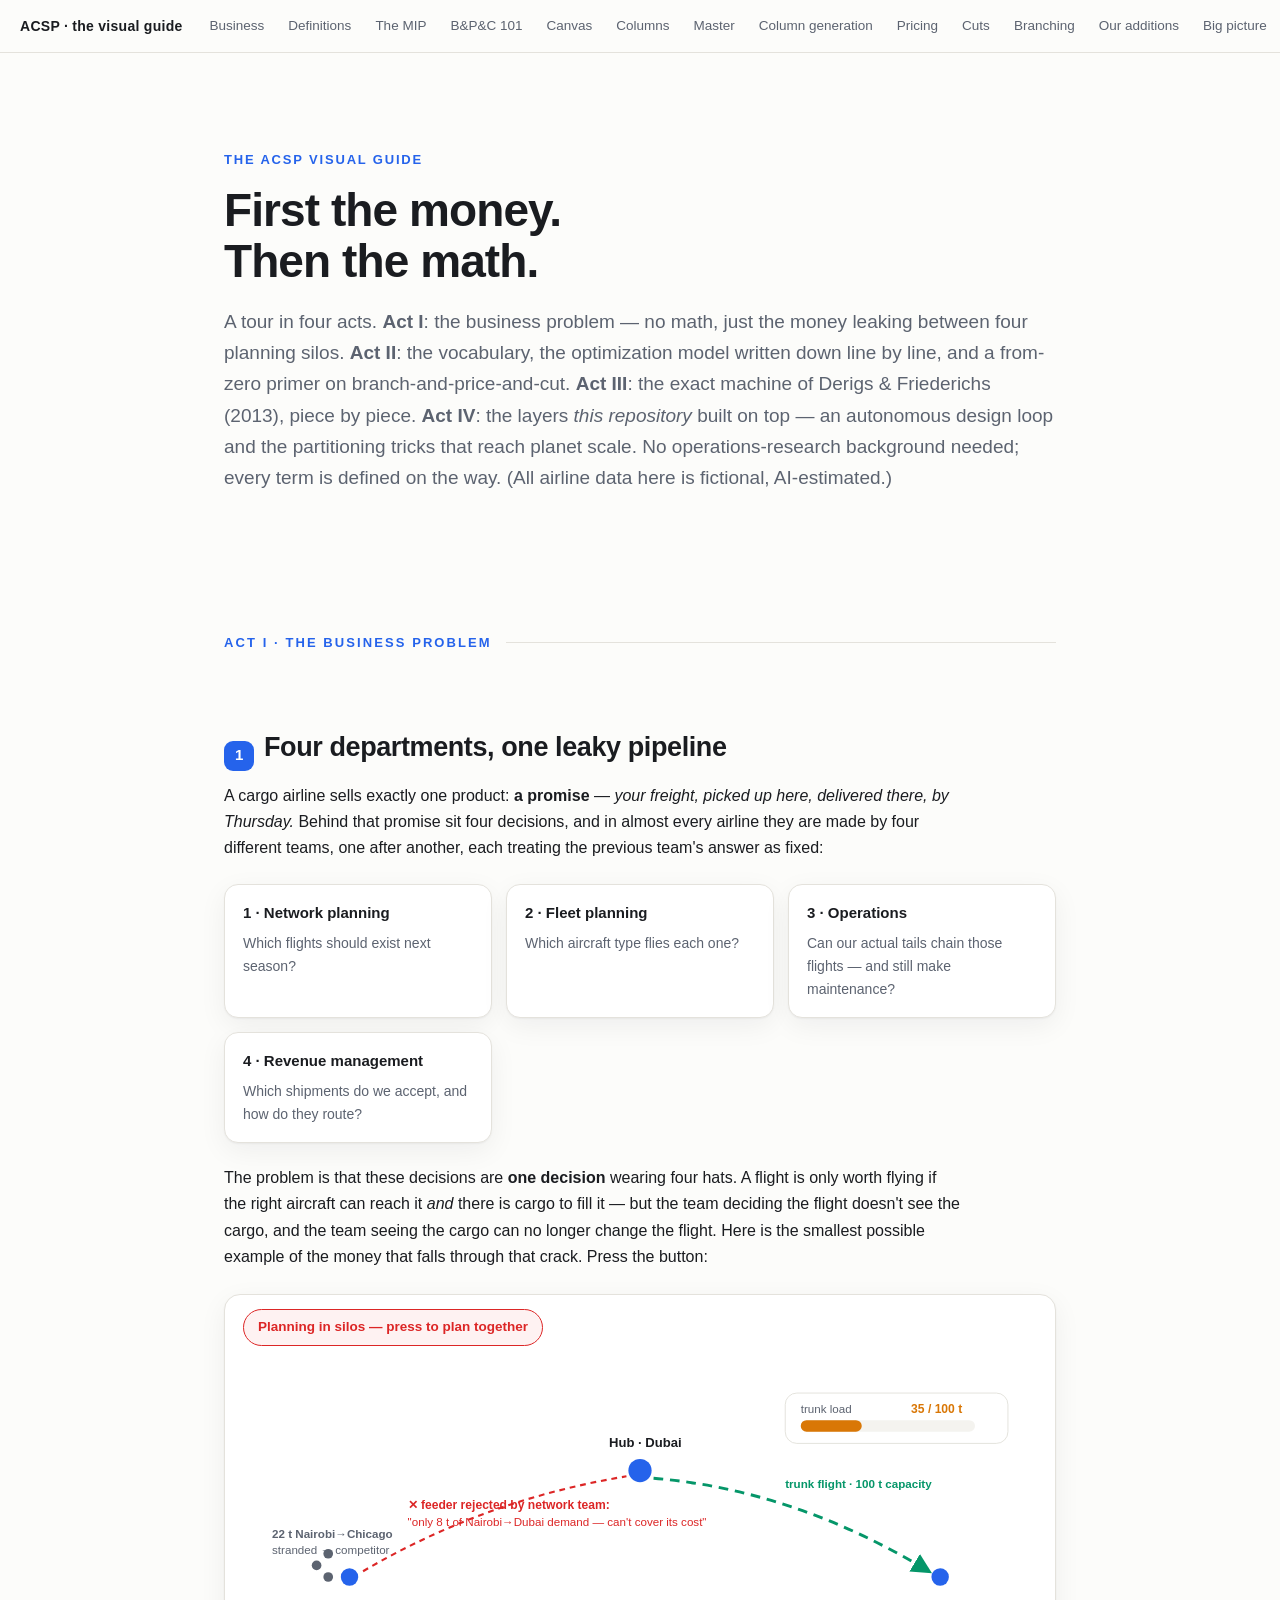
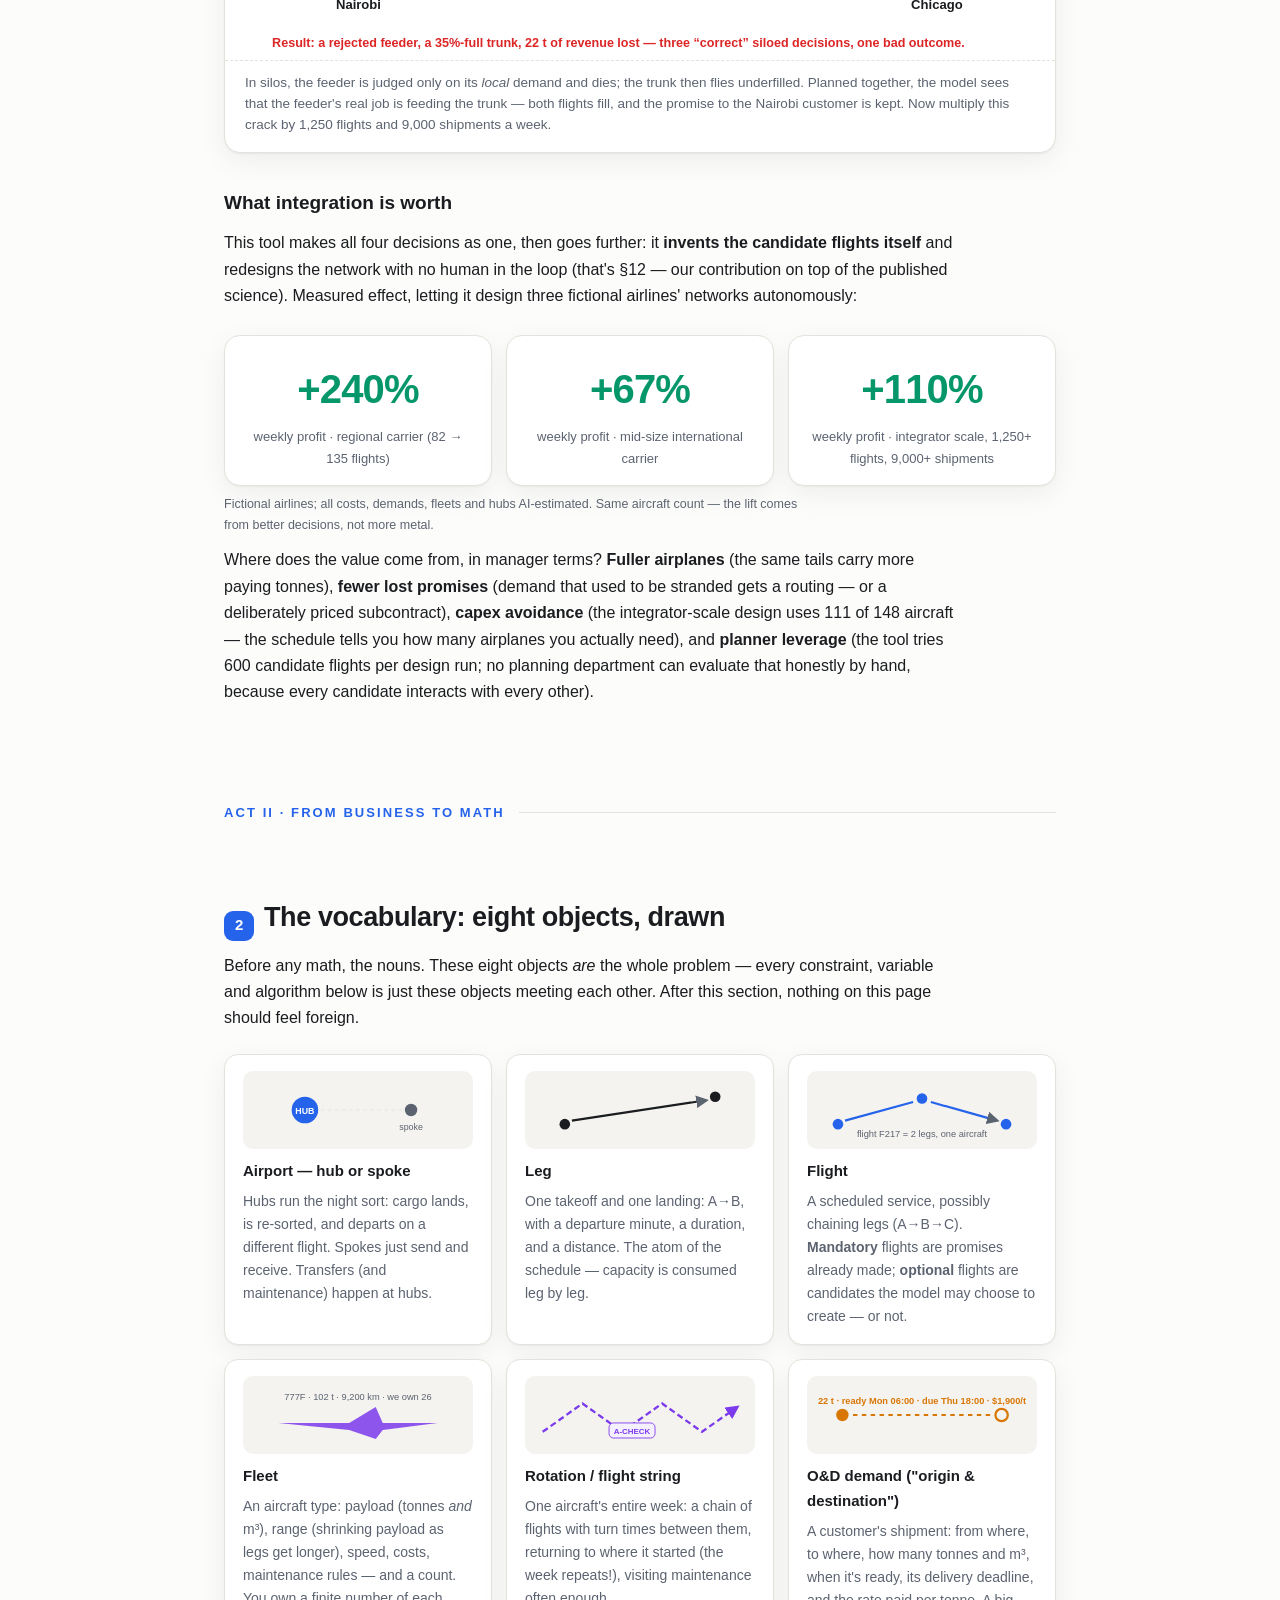
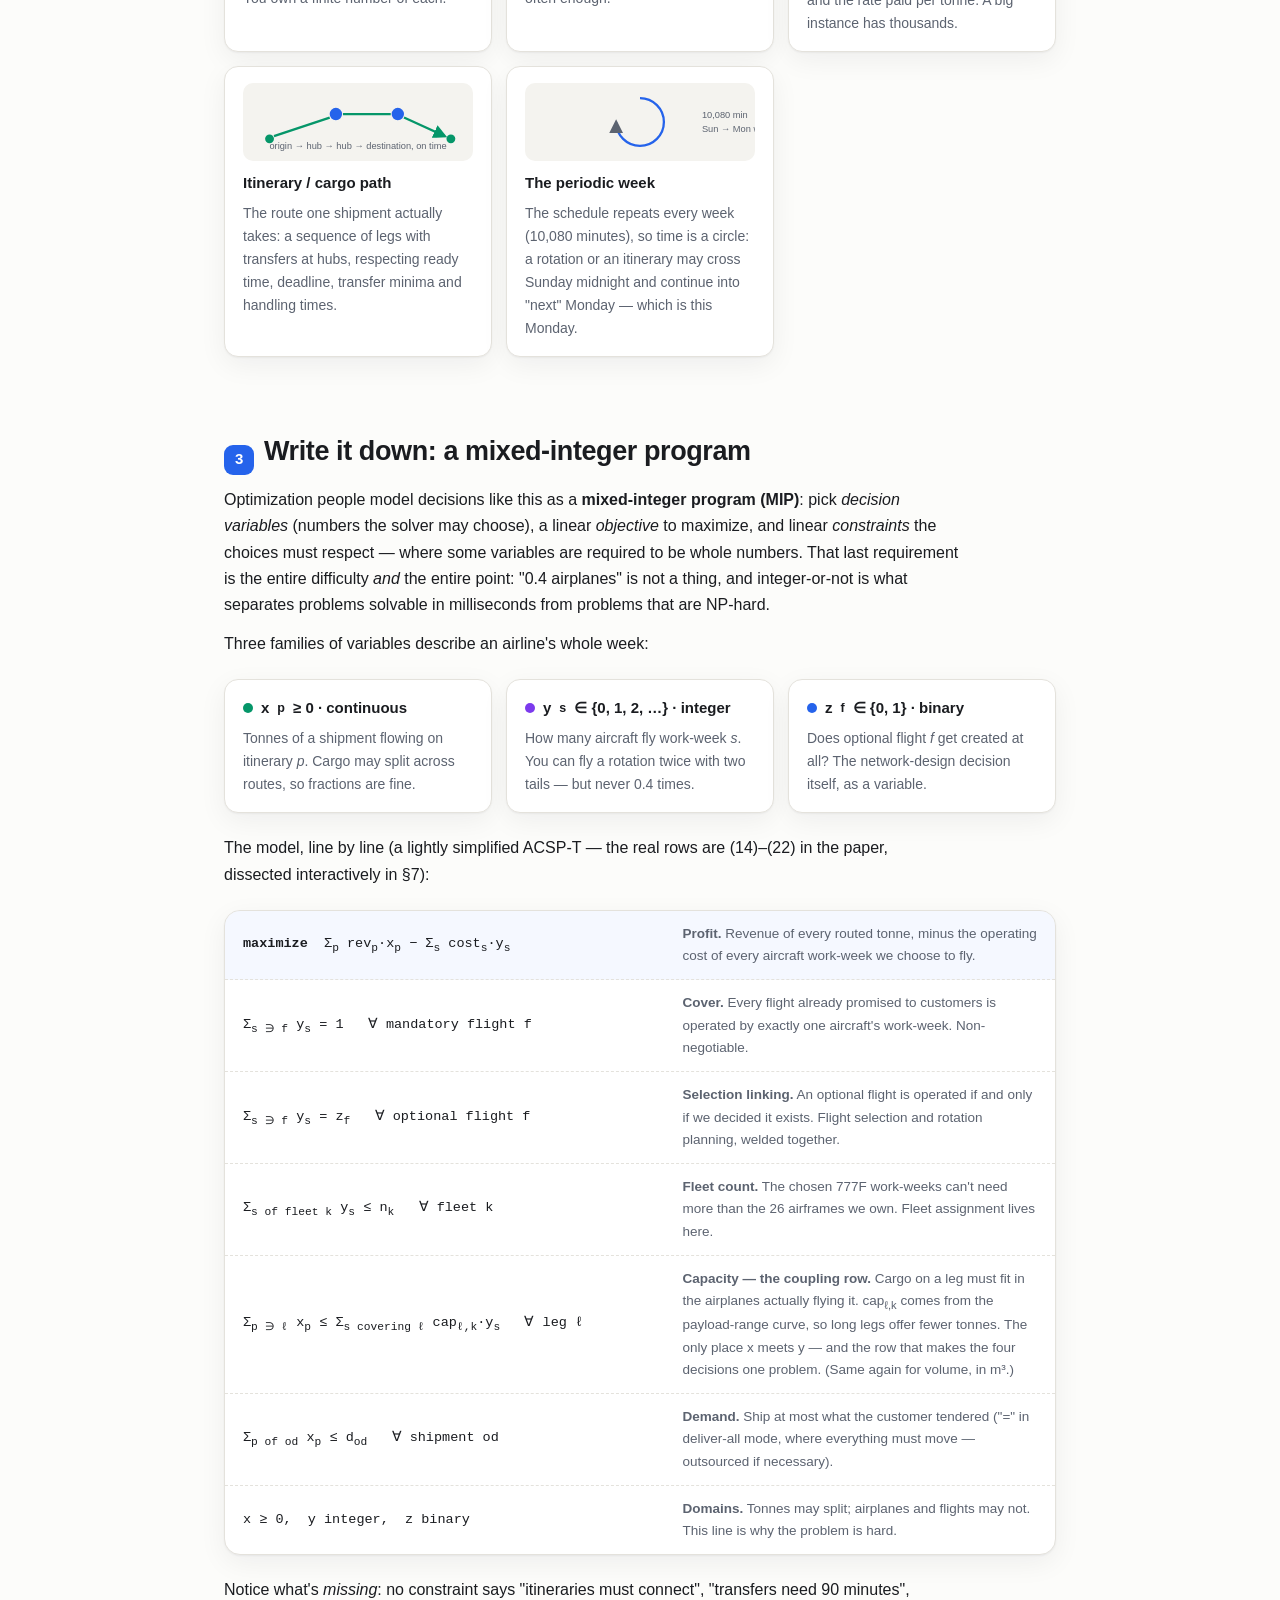
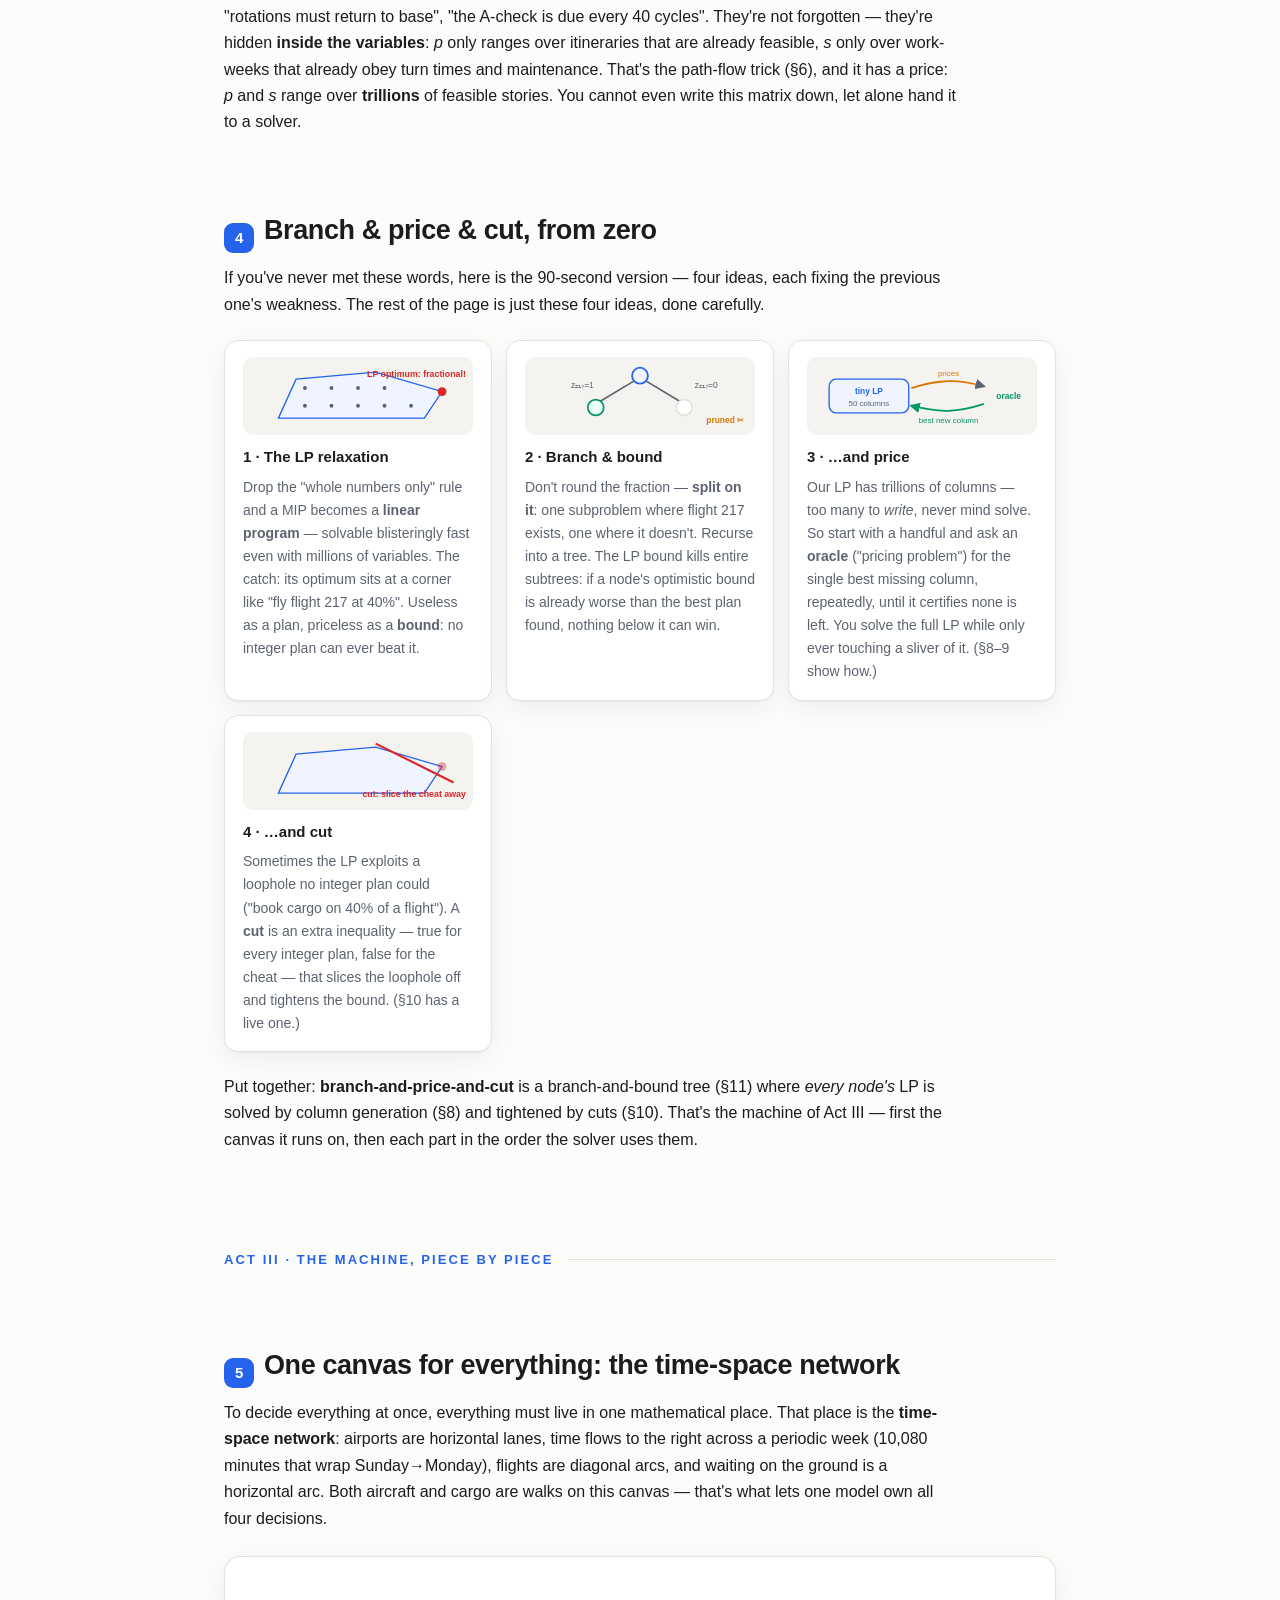
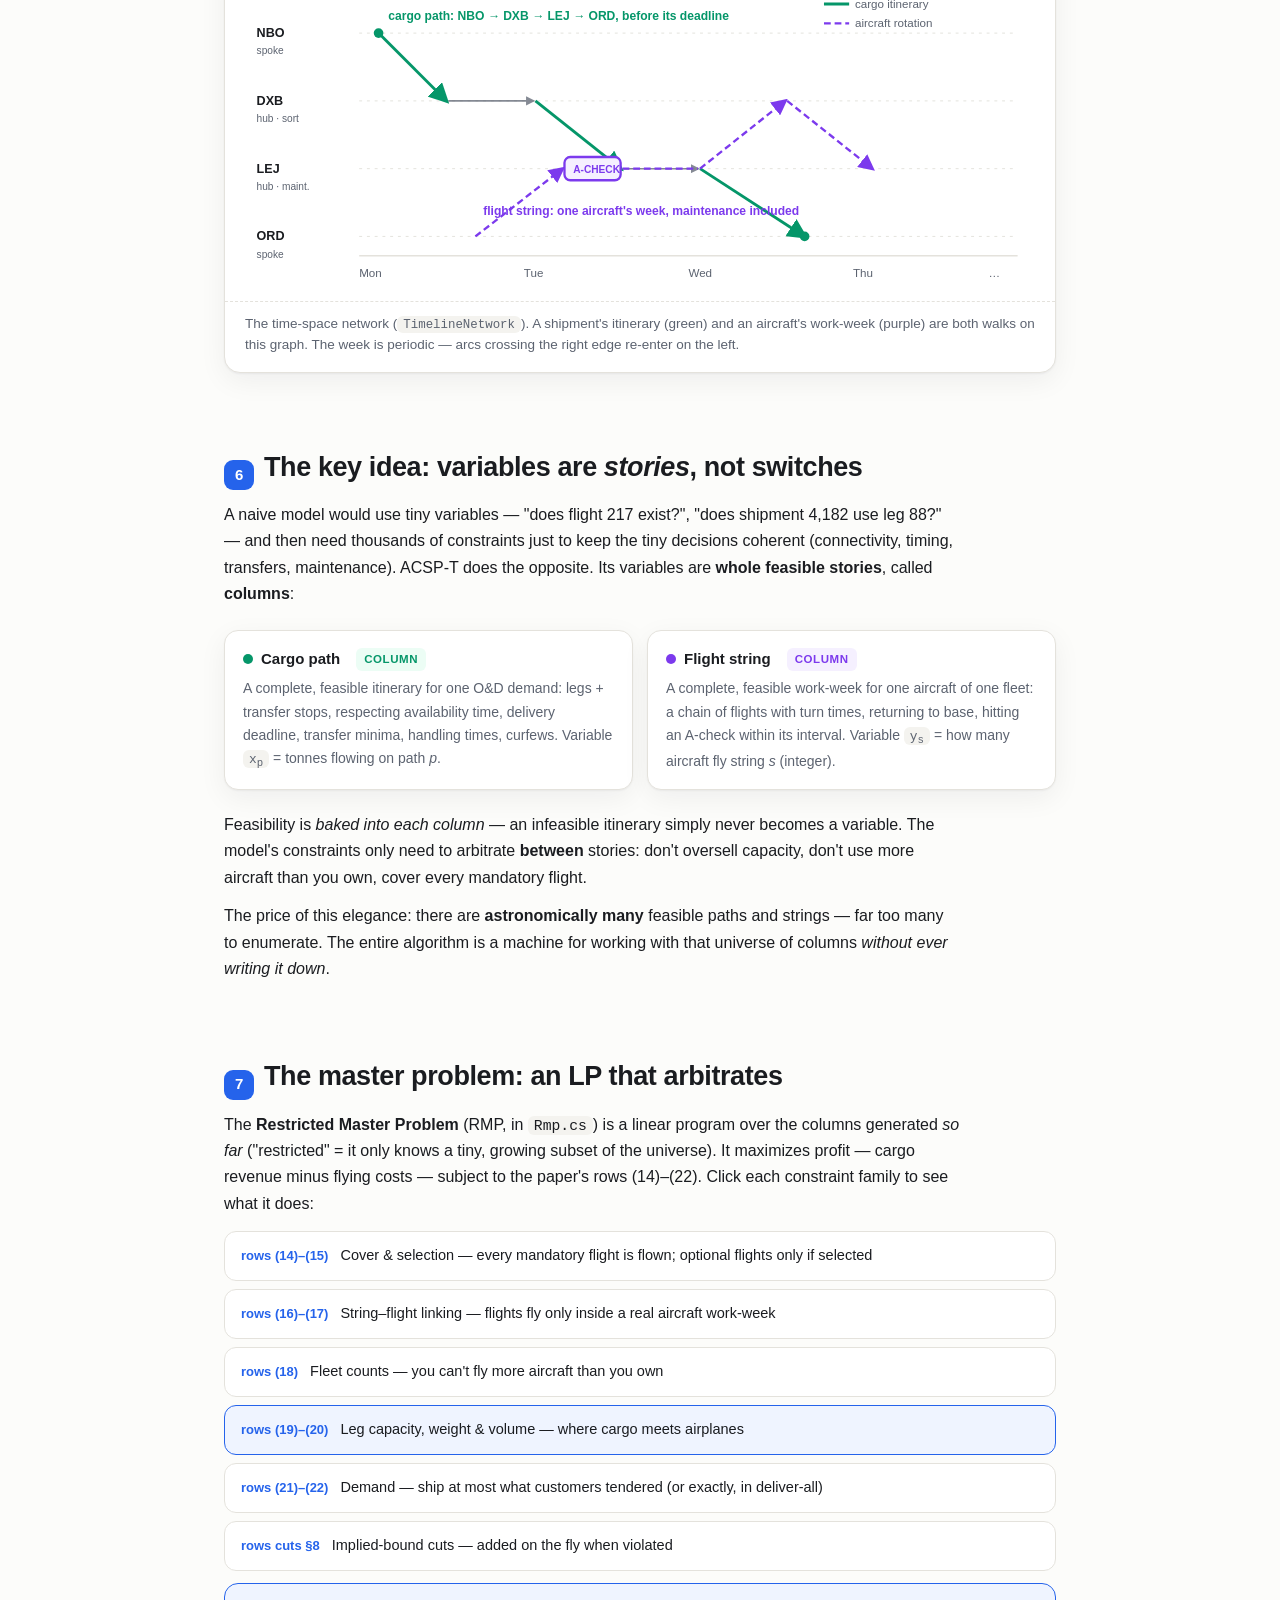
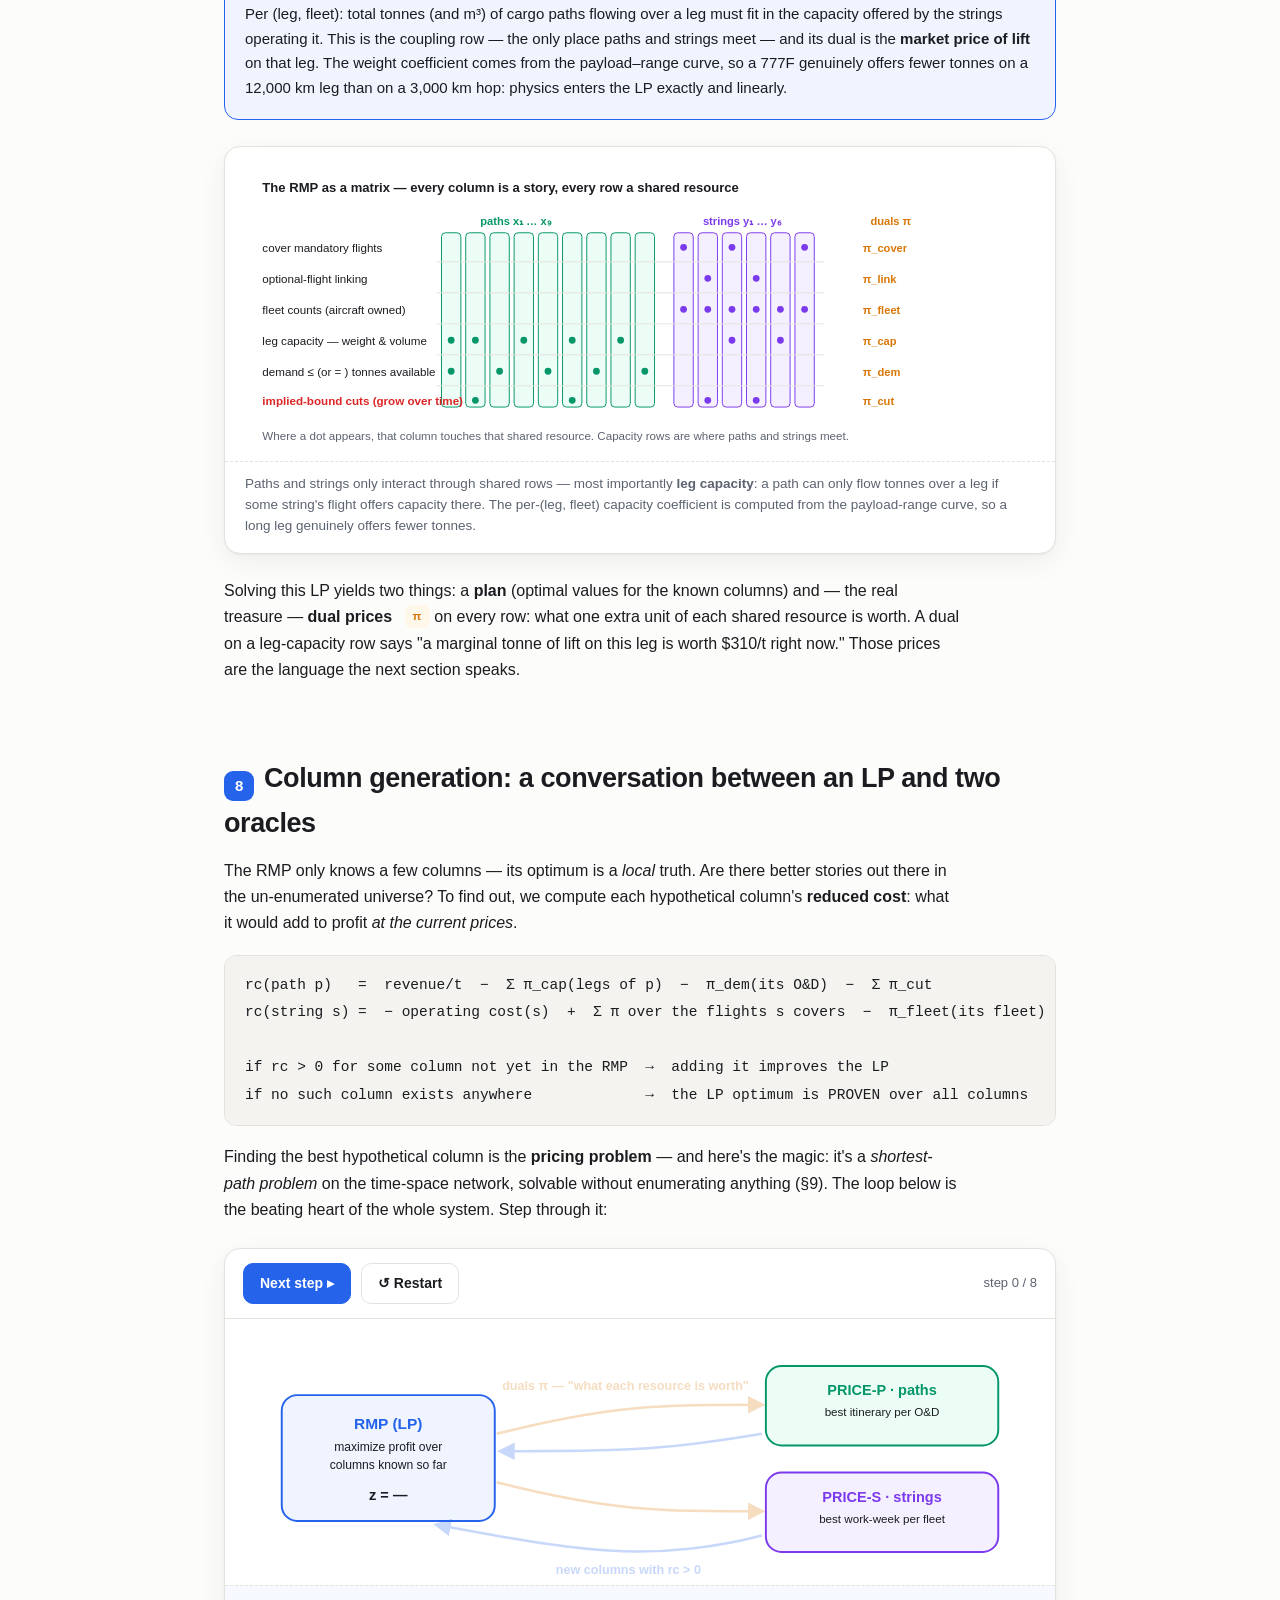
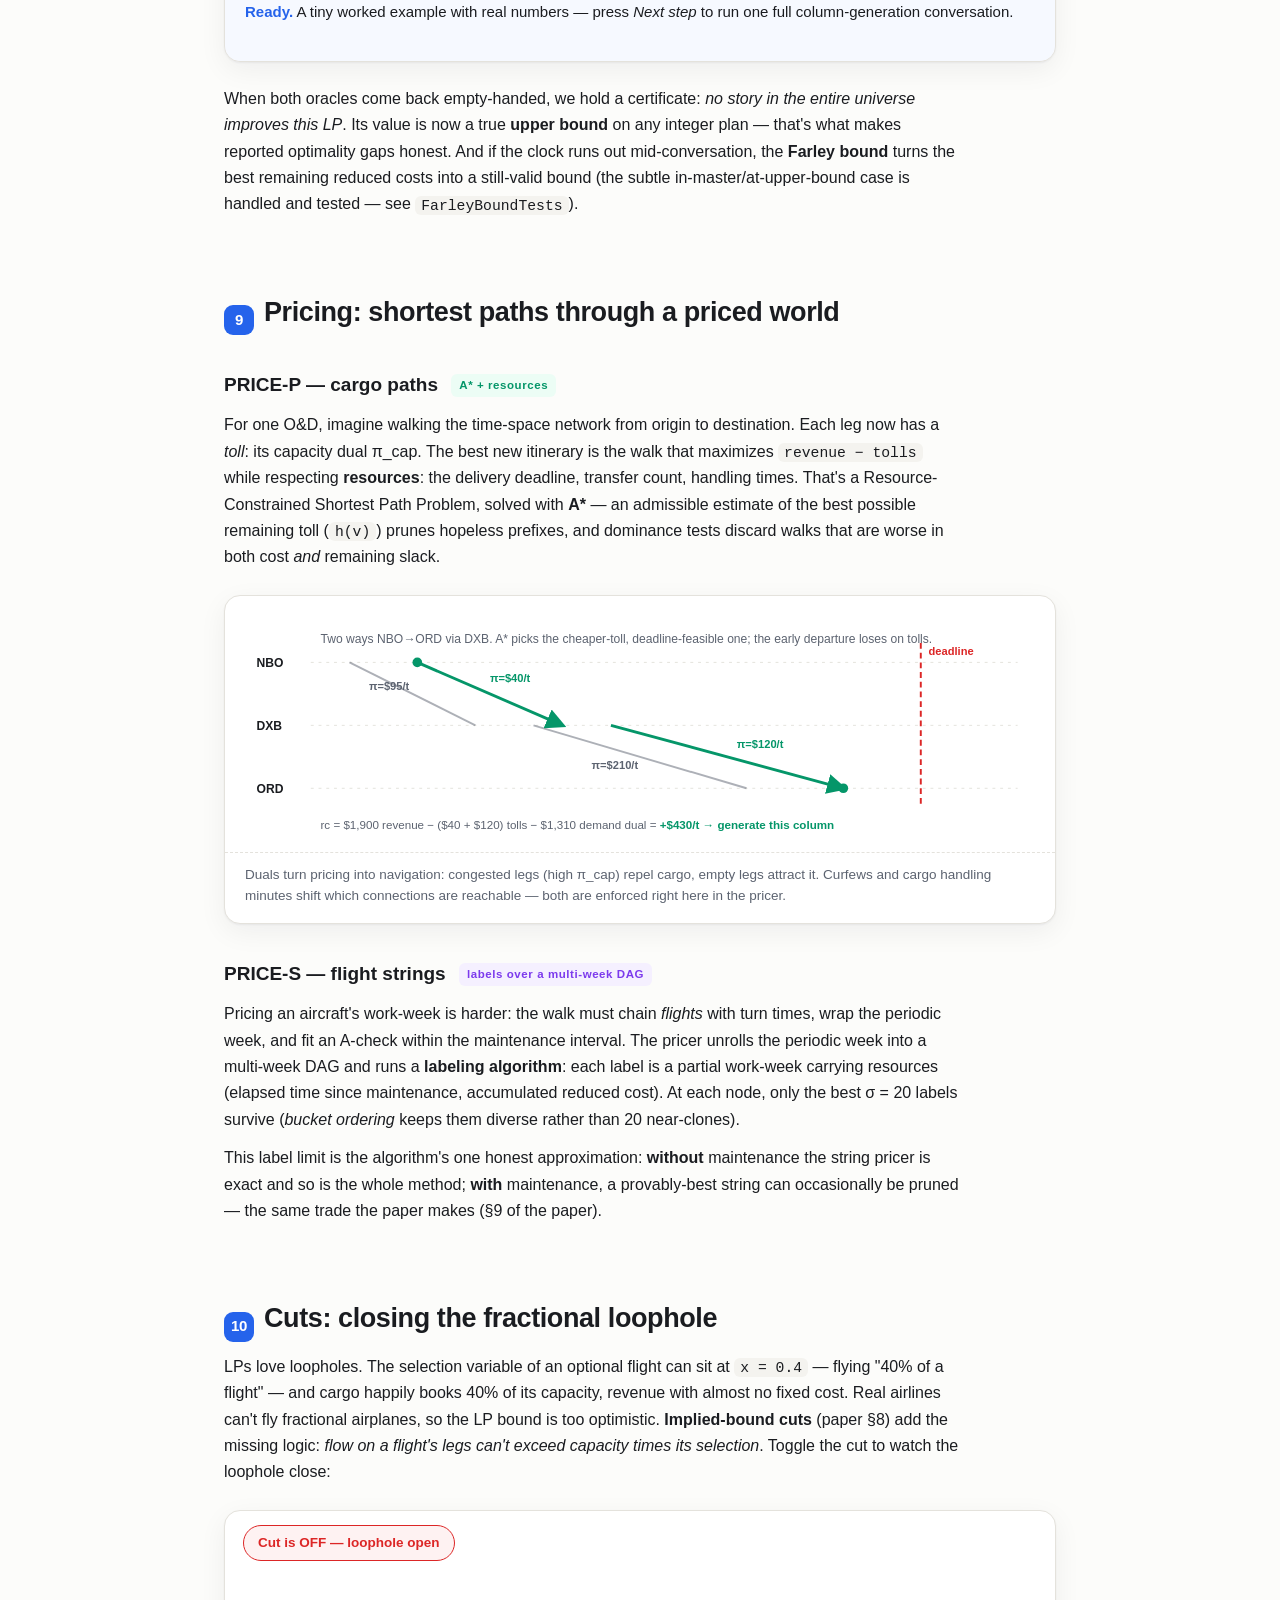
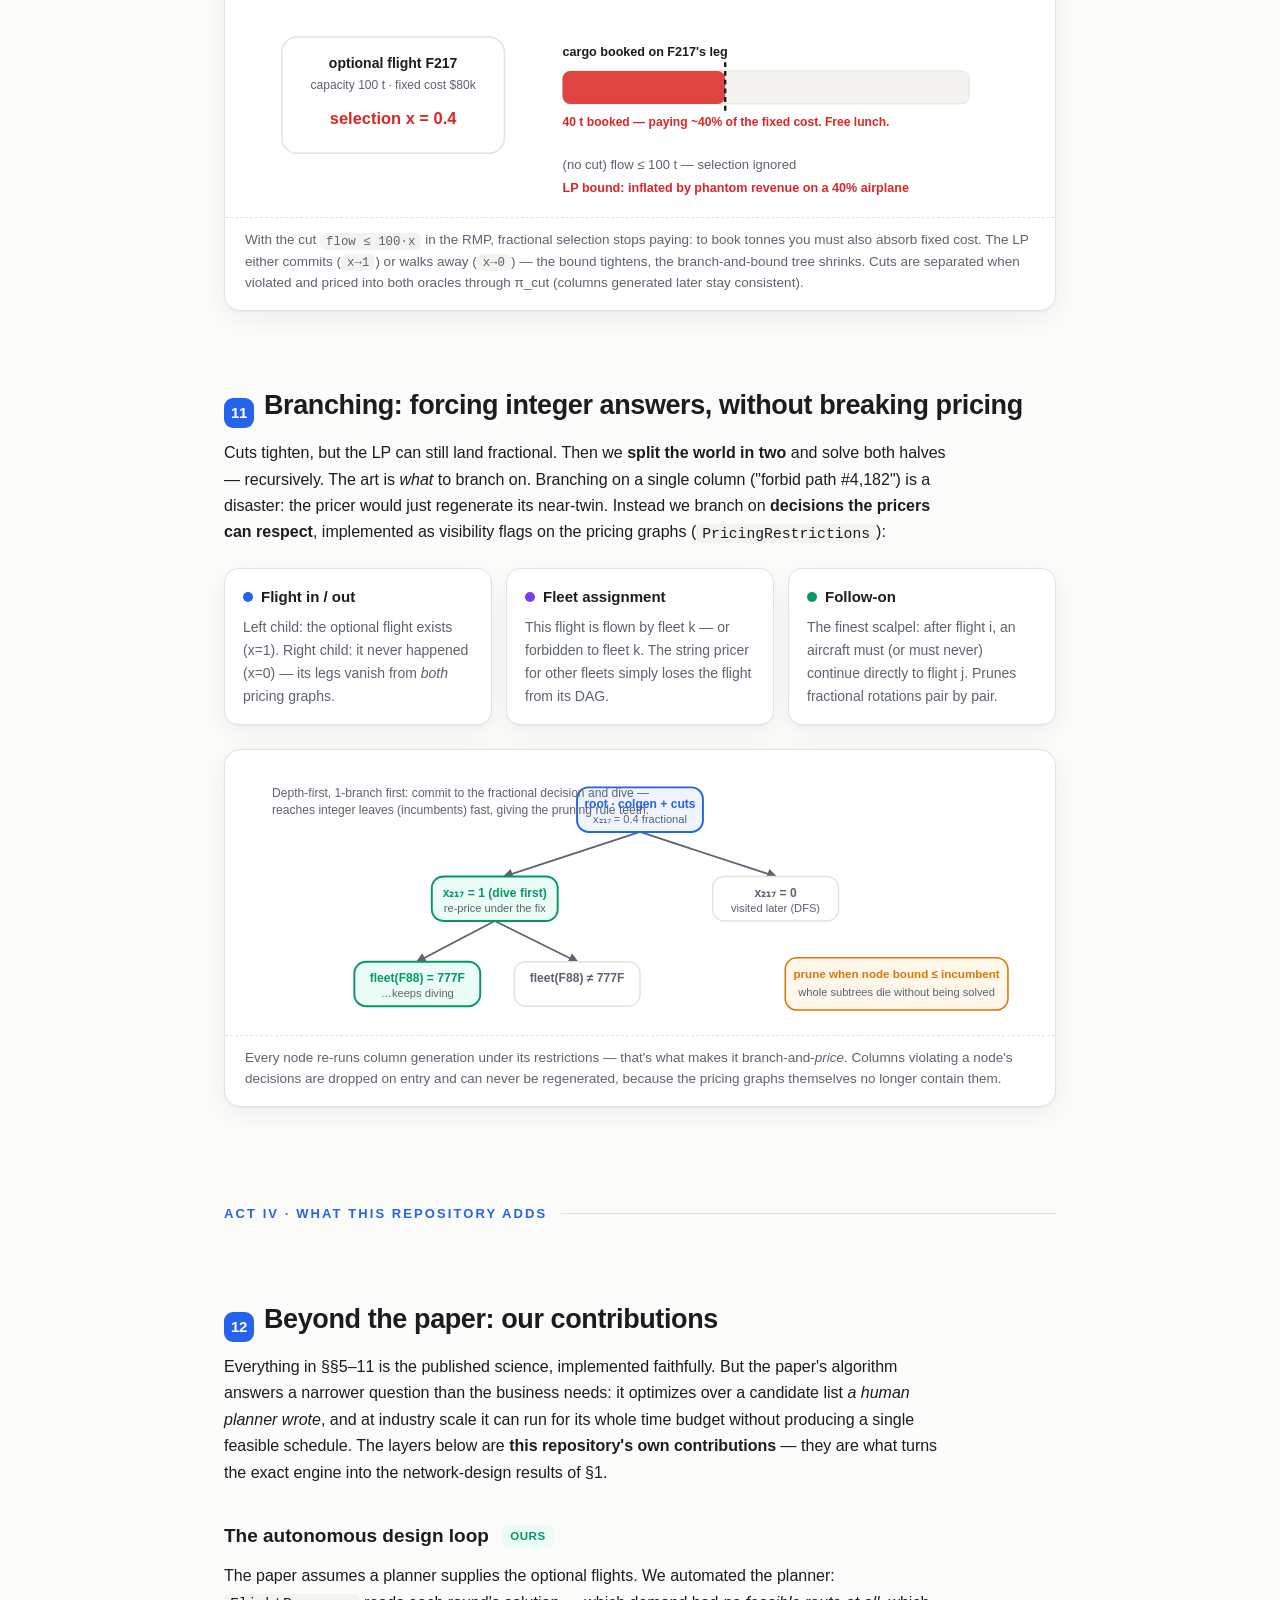
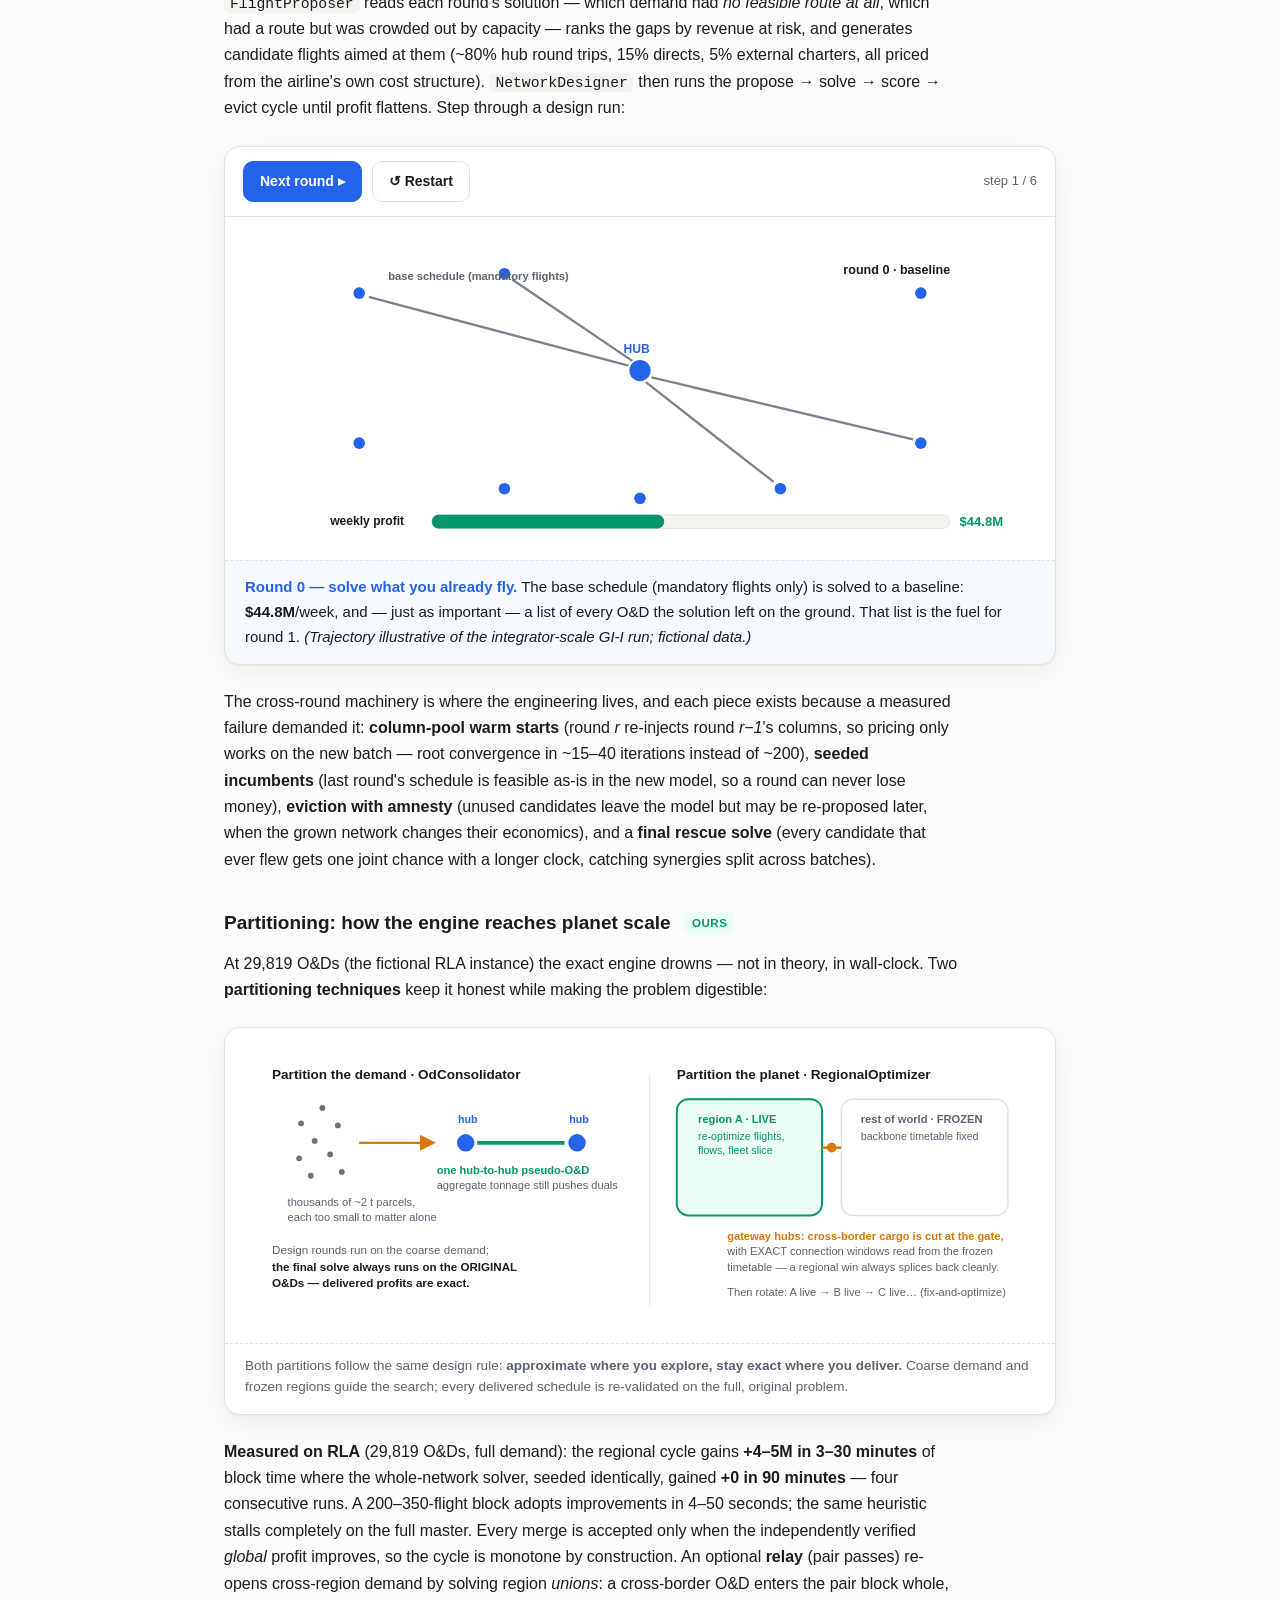
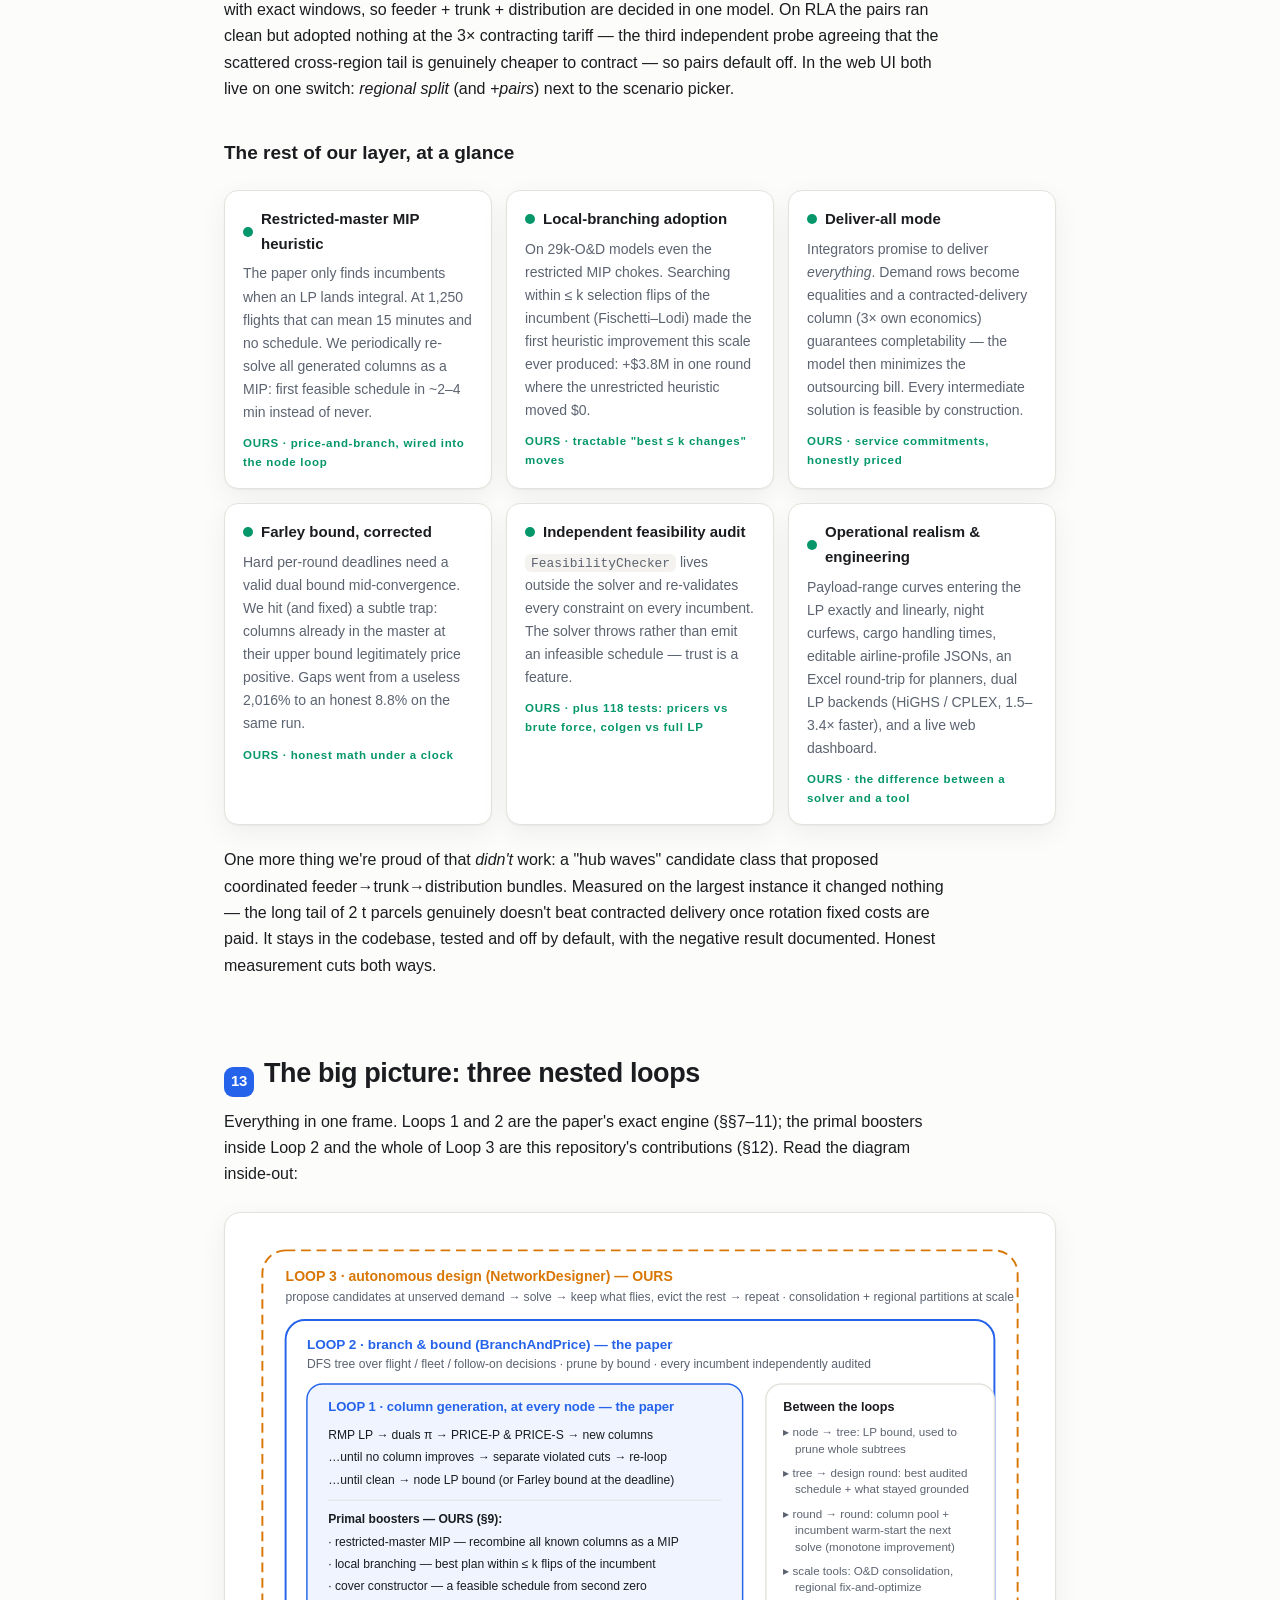
<file: docs/branch-and-price.html>
<!DOCTYPE html>
<html lang="en">
<head>
<meta charset="utf-8">
<meta name="viewport" content="width=device-width, initial-scale=1">
<title>Branch &amp; Price &amp; Cut — a visual guide</title>
<style>
  :root {
    --bg: #fcfcfa;
    --panel: #ffffff;
    --ink: #1a1c20;
    --muted: #5c6370;
    --line: #e4e2dc;
    --accent: #2563eb;      /* structure / RMP */
    --path: #059669;        /* cargo paths */
    --string: #7c3aed;      /* flight strings */
    --dual: #d97706;        /* duals / prices */
    --cut: #dc2626;         /* cuts / violations */
    --soft-accent: #eff4ff;
    --soft-path: #ecfdf5;
    --soft-string: #f5f0ff;
    --soft-dual: #fff7ea;
    --soft-cut: #fef2f2;
    --code-bg: #f4f3ef;
    --shadow: 0 1px 2px rgba(20,20,40,.05), 0 8px 28px rgba(20,20,40,.06);
  }
  @media (prefers-color-scheme: dark) {
    :root {
      --bg: #14161a;
      --panel: #1c1f25;
      --ink: #e8e8e4;
      --muted: #9aa1ad;
      --line: #2d323b;
      --accent: #6795ff;
      --path: #34d399;
      --string: #b08cff;
      --dual: #fbbf24;
      --cut: #f87171;
      --soft-accent: #1b2537;
      --soft-path: #12291f;
      --soft-string: #251d38;
      --soft-dual: #33270f;
      --soft-cut: #331616;
      --code-bg: #23262d;
      --shadow: 0 1px 2px rgba(0,0,0,.4), 0 8px 28px rgba(0,0,0,.35);
    }
  }
  * { box-sizing: border-box; margin: 0; }
  html { scroll-behavior: smooth; scroll-padding-top: 76px; }
  body {
    background: var(--bg); color: var(--ink);
    font: 16px/1.65 -apple-system, BlinkMacSystemFont, "Segoe UI", Roboto, Helvetica, Arial, sans-serif;
    -webkit-font-smoothing: antialiased;
  }
  nav {
    position: sticky; top: 0; z-index: 50;
    background: color-mix(in srgb, var(--bg) 88%, transparent);
    backdrop-filter: blur(10px);
    border-bottom: 1px solid var(--line);
    display: flex; align-items: center; gap: 2px;
    padding: 10px 20px; overflow-x: auto; white-space: nowrap;
  }
  nav .brand { font-weight: 700; margin-right: 14px; font-size: 14px; letter-spacing: .02em; }
  nav a {
    color: var(--muted); text-decoration: none; font-size: 13.5px;
    padding: 5px 11px; border-radius: 99px;
  }
  nav a:hover { color: var(--ink); background: var(--soft-accent); }
  main { max-width: 880px; margin: 0 auto; padding: 40px 24px 120px; }
  header.hero { padding: 56px 0 30px; }
  .kicker {
    color: var(--accent); font-weight: 700; font-size: 13px;
    text-transform: uppercase; letter-spacing: .14em; margin-bottom: 14px;
  }
  h1 { font-size: clamp(30px, 5.5vw, 46px); line-height: 1.12; letter-spacing: -.02em; font-weight: 800; }
  .lede { font-size: 19px; color: var(--muted); margin-top: 18px; max-width: 46em; }
  .actmark {
    margin-top: 96px; display: flex; align-items: center; gap: 14px;
    color: var(--accent); font-weight: 800; font-size: 13px;
    text-transform: uppercase; letter-spacing: .16em;
  }
  .actmark::after { content: ""; flex: 1; height: 1px; background: var(--line); }
  section { margin-top: 72px; }
  .secnum {
    display: inline-flex; align-items: center; justify-content: center;
    width: 30px; height: 30px; border-radius: 9px; margin-right: 10px;
    background: var(--accent); color: #fff; font-size: 15px; font-weight: 700;
    vertical-align: -4px;
  }
  h2 { font-size: 27px; letter-spacing: -.015em; margin-bottom: 6px; }
  h3 { font-size: 19px; margin: 34px 0 8px; }
  p { margin: 12px 0; max-width: 46em; }
  strong { font-weight: 650; }
  .figure {
    background: var(--panel); border: 1px solid var(--line); border-radius: 16px;
    box-shadow: var(--shadow); margin: 24px 0; overflow: hidden;
  }
  .figure .fig-body { padding: 18px 18px 6px; overflow-x: auto; }
  .figure figcaption {
    padding: 12px 20px 16px; color: var(--muted); font-size: 13.5px;
    border-top: 1px dashed var(--line); line-height: 1.55;
  }
  svg { display: block; margin: 0 auto; max-width: 100%; height: auto; }
  svg text { font-family: inherit; }
  .cards { display: grid; grid-template-columns: repeat(auto-fit, minmax(235px, 1fr)); gap: 14px; margin: 22px 0; }
  .card {
    border: 1px solid var(--line); border-radius: 14px; padding: 16px 18px;
    background: var(--panel); box-shadow: var(--shadow);
  }
  .card h4 { font-size: 15px; margin-bottom: 6px; display: flex; align-items: center; gap: 8px; }
  .card p { font-size: 14px; color: var(--muted); margin: 0; }
  .card .who { display:block; margin-top: 10px; font-size: 11.5px; font-weight: 700; letter-spacing: .06em; }
  .who.ours  { color: var(--path); }
  .who.paper { color: var(--accent); }
  .dot { width: 10px; height: 10px; border-radius: 99px; display: inline-block; flex: none; }
  .card svg.glyph {
    width: 100%; height: 78px; margin-bottom: 10px;
    background: var(--code-bg); border-radius: 10px;
  }
  /* the MIP, written down */
  .model {
    border: 1px solid var(--line); border-radius: 16px; background: var(--panel);
    box-shadow: var(--shadow); margin: 22px 0; overflow: hidden;
  }
  .mrow {
    display: grid; grid-template-columns: 1.2fr 1fr; gap: 14px;
    padding: 12px 18px; border-bottom: 1px dashed var(--line); align-items: center;
  }
  .mrow:last-child { border-bottom: none; }
  .mrow .f {
    font-family: ui-monospace, "SF Mono", Menlo, Consolas, monospace;
    font-size: 13.5px; overflow-x: auto; white-space: nowrap; padding: 2px 0;
  }
  .mrow .g { color: var(--muted); font-size: 13.5px; }
  .mrow.obj { background: color-mix(in srgb, var(--soft-accent) 60%, transparent); }
  .mrow .f b { font-weight: 700; }
  @media (max-width: 700px) { .mrow { grid-template-columns: 1fr; gap: 4px; } }
  code, .mono {
    font-family: ui-monospace, "SF Mono", SFMono-Regular, Menlo, Consolas, monospace;
    font-size: .92em; background: var(--code-bg); border-radius: 6px; padding: 1.5px 6px;
  }
  .formula {
    background: var(--code-bg); border-radius: 12px; border: 1px solid var(--line);
    padding: 16px 20px; margin: 18px 0; overflow-x: auto;
    font-family: ui-monospace, "SF Mono", Menlo, Consolas, monospace; font-size: 14.5px;
    line-height: 1.9; white-space: pre;
  }
  .tag {
    display: inline-block; font-size: 11.5px; font-weight: 700; letter-spacing: .05em;
    border-radius: 6px; padding: 2px 8px; vertical-align: 2px; margin-left: 8px;
  }
  .tag.path   { background: var(--soft-path);   color: var(--path); }
  .tag.string { background: var(--soft-string); color: var(--string); }
  .tag.dual   { background: var(--soft-dual);   color: var(--dual); }
  .tag.cut    { background: var(--soft-cut);    color: var(--cut); }
  .tag.accent { background: var(--soft-accent); color: var(--accent); }
  /* stats */
  .stats {
    display: grid; grid-template-columns: repeat(auto-fit, minmax(180px, 1fr));
    gap: 14px; margin: 26px 0 8px;
  }
  .stat {
    border: 1px solid var(--line); border-radius: 16px; padding: 20px 20px 16px;
    background: var(--panel); box-shadow: var(--shadow); text-align: center;
  }
  .stat .num { display: block; font-size: 40px; font-weight: 800; letter-spacing: -.02em; color: var(--path); font-variant-numeric: tabular-nums; }
  .stat .lbl { display: block; margin-top: 4px; color: var(--muted); font-size: 13px; }
  .statnote { color: var(--muted); font-size: 12.5px; margin-top: 4px; }
  /* constraint explorer */
  .rows { display: flex; flex-direction: column; gap: 8px; margin-top: 14px; }
  .rowbtn {
    text-align: left; border: 1px solid var(--line); background: var(--panel);
    border-radius: 12px; padding: 12px 16px; cursor: pointer; color: var(--ink);
    font: inherit; font-size: 14.5px; transition: border-color .15s, background .15s;
    display: flex; gap: 12px; align-items: baseline;
  }
  .rowbtn:hover { border-color: var(--accent); }
  .rowbtn.active { border-color: var(--accent); background: var(--soft-accent); }
  .rowbtn .rid { font-weight: 700; color: var(--accent); flex: none; font-size: 13px; }
  .rowdetail {
    border: 1px solid var(--accent); border-radius: 14px; background: var(--soft-accent);
    padding: 18px 20px; margin-top: 12px; font-size: 15px;
  }
  .rowdetail .mono { background: color-mix(in srgb, var(--panel) 70%, transparent); }
  /* stepper */
  .stepper {
    display: flex; align-items: center; gap: 10px; padding: 14px 18px;
    border-bottom: 1px solid var(--line); flex-wrap: wrap;
  }
  .stepper button {
    font: inherit; font-size: 14px; font-weight: 600; cursor: pointer;
    border-radius: 10px; padding: 8px 16px; border: 1px solid var(--line);
    background: var(--panel); color: var(--ink);
  }
  .stepper button.primary { background: var(--accent); border-color: var(--accent); color: #fff; }
  .stepper button:disabled { opacity: .4; cursor: default; }
  .stepper .where { margin-left: auto; color: var(--muted); font-size: 13px; }
  .narr {
    padding: 14px 20px; font-size: 15px; border-top: 1px dashed var(--line);
    background: color-mix(in srgb, var(--soft-accent) 55%, transparent); min-height: 76px;
  }
  .narr b.phase { color: var(--accent); }
  .flash { animation: flash 1s ease; }
  @keyframes flash { 0% { background: var(--soft-dual); } 100% { background: transparent; } }
  .toggle-wrap { display: flex; gap: 8px; padding: 14px 18px 0; flex-wrap: wrap; }
  .toggle-wrap button {
    font: inherit; font-size: 13.5px; font-weight: 600; cursor: pointer;
    border-radius: 99px; padding: 6px 14px; border: 1px solid var(--line);
    background: var(--panel); color: var(--muted);
  }
  .toggle-wrap button.on { background: var(--soft-cut); border-color: var(--cut); color: var(--cut); }
  .toggle-wrap button.on.fixed { background: var(--soft-path); border-color: var(--path); color: var(--path); }
  /* animated flight arcs */
  .flow { stroke-dasharray: 10 7; animation: flow 1.1s linear infinite; }
  @keyframes flow { to { stroke-dashoffset: -17; } }
  @media (prefers-reduced-motion: reduce) {
    .flow { animation: none; }
    html { scroll-behavior: auto; }
  }
  /* design-loop arc states (JS drives the class) */
  .cand    { stroke: var(--dual); stroke-width: 2.2; stroke-dasharray: 6 5; opacity: 1; transition: opacity .5s, stroke .5s; }
  .adopted { stroke: var(--path); stroke-width: 3.2; stroke-dasharray: none; opacity: 1; transition: opacity .5s, stroke .5s; }
  .evicted { stroke: var(--muted); stroke-width: 1.6; stroke-dasharray: 2 5; opacity: .18; transition: opacity .5s, stroke .5s; }
  .hidden  { opacity: 0; transition: opacity .5s; }
  #dsBar   { transition: width .8s cubic-bezier(.2,.8,.2,1); }
  /* silo demo transitions */
  #siloSvg [data-anim] { transition: opacity .55s; }
  footer { margin-top: 100px; color: var(--muted); font-size: 13.5px; border-top: 1px solid var(--line); padding-top: 24px; }
  a { color: var(--accent); }
</style>
</head>
<body>

<nav>
  <span class="brand">ACSP · the visual guide</span>
  <a href="#value">Business</a>
  <a href="#defs">Definitions</a>
  <a href="#mip">The MIP</a>
  <a href="#bpc101">B&amp;P&amp;C 101</a>
  <a href="#canvas">Canvas</a>
  <a href="#columns">Columns</a>
  <a href="#master">Master</a>
  <a href="#colgen">Column generation</a>
  <a href="#pricing">Pricing</a>
  <a href="#cuts">Cuts</a>
  <a href="#branching">Branching</a>
  <a href="#ours">Our additions</a>
  <a href="#bigpicture">Big picture</a>
</nav>

<main>

<header class="hero">
  <div class="kicker">The ACSP visual guide</div>
  <h1>First the money.<br>Then the math.</h1>
  <p class="lede">
    A tour in four acts. <strong>Act I</strong>: the business problem — no math, just the
    money leaking between four planning silos. <strong>Act II</strong>: the vocabulary, the
    optimization model written down line by line, and a from-zero primer on
    branch-and-price-and-cut. <strong>Act III</strong>: the exact machine of
    Derigs&nbsp;&amp;&nbsp;Friederichs (2013), piece by piece. <strong>Act IV</strong>: the
    layers <em>this repository</em> built on top — an autonomous design loop and the
    partitioning tricks that reach planet scale. No operations-research background needed;
    every term is defined on the way. (All airline data here is fictional, AI-estimated.)
  </p>
</header>

<div class="actmark">Act I · The business problem</div>

<!-- ============================================================ 1. VALUE -->
<section id="value">
  <h2><span class="secnum">1</span>Four departments, one leaky pipeline</h2>
  <p>
    A cargo airline sells exactly one product: <strong>a promise</strong> — <em>your freight,
    picked up here, delivered there, by Thursday.</em> Behind that promise sit four decisions,
    and in almost every airline they are made by four different teams, one after another, each
    treating the previous team's answer as fixed:
  </p>
  <div class="cards">
    <div class="card"><h4>1 · Network planning</h4><p>Which flights should exist next season?</p></div>
    <div class="card"><h4>2 · Fleet planning</h4><p>Which aircraft type flies each one?</p></div>
    <div class="card"><h4>3 · Operations</h4><p>Can our actual tails chain those flights — and still make maintenance?</p></div>
    <div class="card"><h4>4 · Revenue management</h4><p>Which shipments do we accept, and how do they route?</p></div>
  </div>
  <p>
    The problem is that these decisions are <strong>one decision</strong> wearing four hats. A
    flight is only worth flying if the right aircraft can reach it <em>and</em> there is cargo
    to fill it — but the team deciding the flight doesn't see the cargo, and the team seeing
    the cargo can no longer change the flight. Here is the smallest possible example of the
    money that falls through that crack. Press the button:
  </p>

  <div class="figure">
    <div class="toggle-wrap">
      <button id="siloBtn" class="on">Planning in silos — press to plan together</button>
    </div>
    <div class="fig-body">
      <svg id="siloSvg" viewBox="0 0 820 300" width="820" role="img" aria-label="Silo planning versus integrated planning on a three-airport example">
        <defs>
          <marker id="arrSilo" viewBox="0 0 10 10" refX="8" refY="5" markerWidth="7" markerHeight="7" orient="auto-start-reverse">
            <path d="M0 0L10 5L0 10z" fill="var(--path)"/>
          </marker>
        </defs>
        <!-- airports -->
        <g font-size="13.5" font-weight="700" fill="var(--ink)">
          <circle cx="110" cy="220" r="9" fill="var(--accent)"/>
          <text x="96" y="253">Nairobi</text>
          <circle cx="410" cy="110" r="12" fill="var(--accent)"/>
          <text x="378" y="86">Hub · Dubai</text>
          <circle cx="720" cy="220" r="9" fill="var(--accent)"/>
          <text x="690" y="253">Chicago</text>
        </g>
        <!-- trunk flight (always exists) -->
        <path id="siloTrunk" d="M424 118 Q 570 130 708 214" fill="none" stroke="var(--path)" stroke-width="3" class="flow" marker-end="url(#arrSilo)"/>
        <text x="560" y="128" font-size="12" font-weight="700" fill="var(--path)">trunk flight · 100 t capacity</text>
        <!-- feeder: rejected (silo) -->
        <g id="siloFeederNo" data-anim>
          <path d="M124 214 Q 250 140 396 116" fill="none" stroke="var(--cut)" stroke-width="2.2" stroke-dasharray="6 5"/>
          <text x="170" y="150" font-size="12.5" font-weight="700" fill="var(--cut)">✕ feeder rejected by network team:</text>
          <text x="170" y="167" font-size="12" fill="var(--cut)">"only 8 t of Nairobi→Dubai demand — can't cover its cost"</text>
        </g>
        <!-- feeder: flying (integrated) -->
        <g id="siloFeederYes" data-anim style="opacity:0">
          <path d="M124 214 Q 250 140 396 116" fill="none" stroke="var(--path)" stroke-width="3" class="flow" marker-end="url(#arrSilo)"/>
          <text x="150" y="150" font-size="12.5" font-weight="700" fill="var(--path)">✓ feeder flies: 8 t local + 22 t connecting</text>
        </g>
        <!-- stranded cargo (silo) -->
        <g id="siloStranded" data-anim>
          <circle cx="88" cy="196" r="5" fill="var(--muted)"/><circle cx="76" cy="208" r="5" fill="var(--muted)"/><circle cx="88" cy="220" r="5" fill="var(--muted)"/>
          <text x="30" y="180" font-size="12" font-weight="600" fill="var(--muted)">22 t Nairobi→Chicago</text>
          <text x="30" y="196" font-size="12" fill="var(--muted)">stranded → competitor</text>
        </g>
        <!-- riding cargo (integrated) -->
        <g id="siloRiding" data-anim style="opacity:0">
          <circle cx="88" cy="196" r="5" fill="var(--path)"/><circle cx="76" cy="208" r="5" fill="var(--path)"/><circle cx="88" cy="220" r="5" fill="var(--path)"/>
          <text x="30" y="180" font-size="12" font-weight="700" fill="var(--path)">22 t Nairobi→Chicago</text>
          <text x="30" y="196" font-size="12" fill="var(--path)">connects over the hub</text>
        </g>
        <!-- trunk load + P&L chips -->
        <g>
          <rect x="560" y="30" width="230" height="52" rx="12" fill="var(--panel)" stroke="var(--line)"/>
          <text x="576" y="51" font-size="12" fill="var(--muted)">trunk load</text>
          <rect x="576" y="58" width="180" height="12" rx="6" fill="var(--code-bg)"/>
          <rect id="siloLoad" x="576" y="58" width="63" height="12" rx="6" fill="var(--dual)" style="transition: width .7s, fill .7s"/>
          <text id="siloLoadLbl" x="690" y="51" font-size="12.5" font-weight="700" fill="var(--dual)">35 / 100 t</text>
        </g>
        <text id="siloVerdict" x="30" y="292" font-size="13" font-weight="700" fill="var(--cut)">Result: a rejected feeder, a 35%-full trunk, 22 t of revenue lost — three "correct" siloed decisions, one bad outcome.</text>
      </svg>
    </div>
    <figcaption id="siloCap">
      In silos, the feeder is judged only on its <em>local</em> demand and dies; the trunk then
      flies underfilled. Planned together, the model sees that the feeder's real job is feeding
      the trunk — both flights fill, and the promise to the Nairobi customer is kept. Now
      multiply this crack by 1,250 flights and 9,000 shipments a week.
    </figcaption>
  </div>

  <h3>What integration is worth</h3>
  <p>
    This tool makes all four decisions as one, then goes further: it <strong>invents the
    candidate flights itself</strong> and redesigns the network with no human in the loop
    (that's §12 — our contribution on top of the published science). Measured effect, letting
    it design three fictional airlines' networks autonomously:
  </p>
  <div class="stats">
    <div class="stat"><span class="num" data-n="240">+0%</span><span class="lbl">weekly profit · regional carrier (82 → 135 flights)</span></div>
    <div class="stat"><span class="num" data-n="67">+0%</span><span class="lbl">weekly profit · mid-size international carrier</span></div>
    <div class="stat"><span class="num" data-n="110">+0%</span><span class="lbl">weekly profit · integrator scale, 1,250+ flights, 9,000+ shipments</span></div>
  </div>
  <p class="statnote">Fictional airlines; all costs, demands, fleets and hubs AI-estimated. Same aircraft count — the lift comes from better decisions, not more metal.</p>
  <p>
    Where does the value come from, in manager terms? <strong>Fuller airplanes</strong> (the
    same tails carry more paying tonnes), <strong>fewer lost promises</strong> (demand that
    used to be stranded gets a routing — or a deliberately priced subcontract),
    <strong>capex avoidance</strong> (the integrator-scale design uses 111 of 148 aircraft —
    the schedule tells you how many airplanes you actually need), and <strong>planner
    leverage</strong> (the tool tries 600 candidate flights per design run; no planning
    department can evaluate that honestly by hand, because every candidate interacts with
    every other).
  </p>
</section>

<div class="actmark">Act II · From business to math</div>

<!-- ============================================================ 2. DEFINITIONS -->
<section id="defs">
  <h2><span class="secnum">2</span>The vocabulary: eight objects, drawn</h2>
  <p>
    Before any math, the nouns. These eight objects <em>are</em> the whole problem — every
    constraint, variable and algorithm below is just these objects meeting each other. After
    this section, nothing on this page should feel foreign.
  </p>
  <div class="cards">
    <div class="card">
      <svg class="glyph" viewBox="0 0 260 78">
        <defs>
          <marker id="gA" viewBox="0 0 10 10" refX="8" refY="5" markerWidth="6" markerHeight="6" orient="auto-start-reverse"><path d="M0 0L10 5L0 10z" fill="var(--muted)"/></marker>
          <marker id="gP" viewBox="0 0 10 10" refX="8" refY="5" markerWidth="6" markerHeight="6" orient="auto-start-reverse"><path d="M0 0L10 5L0 10z" fill="var(--path)"/></marker>
          <marker id="gS" viewBox="0 0 10 10" refX="8" refY="5" markerWidth="6" markerHeight="6" orient="auto-start-reverse"><path d="M0 0L10 5L0 10z" fill="var(--string)"/></marker>
        </defs>
        <circle cx="70" cy="39" r="15" fill="var(--accent)"/>
        <text x="70" y="43" text-anchor="middle" font-size="10" font-weight="800" fill="#fff">HUB</text>
        <circle cx="190" cy="39" r="7" fill="var(--muted)"/>
        <text x="190" y="62" text-anchor="middle" font-size="10" fill="var(--muted)">spoke</text>
        <line x1="88" y1="39" x2="180" y2="39" stroke="var(--line)" stroke-dasharray="4 4"/>
      </svg>
      <h4>Airport — hub or spoke</h4>
      <p>Hubs run the night sort: cargo lands, is re-sorted, and departs on a different flight.
      Spokes just send and receive. Transfers (and maintenance) happen at hubs.</p>
    </div>
    <div class="card">
      <svg class="glyph" viewBox="0 0 260 78">
        <circle cx="45" cy="55" r="6" fill="var(--ink)"/>
        <circle cx="215" cy="24" r="6" fill="var(--ink)"/>
        <line x1="53" y1="51" x2="205" y2="28" stroke="var(--ink)" stroke-width="2.4" marker-end="url(#gA)"/>
      </svg>
      <h4>Leg</h4>
      <p>One takeoff and one landing: A→B, with a departure minute, a duration, and a distance.
      The atom of the schedule — capacity is consumed leg by leg.</p>
    </div>
    <div class="card">
      <svg class="glyph" viewBox="0 0 260 78">
        <circle cx="35" cy="55" r="6" fill="var(--accent)"/>
        <circle cx="130" cy="26" r="6" fill="var(--accent)"/>
        <circle cx="225" cy="55" r="6" fill="var(--accent)"/>
        <line x1="43" y1="51" x2="120" y2="30" stroke="var(--accent)" stroke-width="2.4"/>
        <line x1="140" y1="30" x2="215" y2="51" stroke="var(--accent)" stroke-width="2.4" marker-end="url(#gA)"/>
        <text x="130" y="70" text-anchor="middle" font-size="10.5" fill="var(--muted)">flight F217 = 2 legs, one aircraft</text>
      </svg>
      <h4>Flight</h4>
      <p>A scheduled service, possibly chaining legs (A→B→C). <strong>Mandatory</strong> flights
      are promises already made; <strong>optional</strong> flights are candidates the model may
      choose to create — or not.</p>
    </div>
    <div class="card">
      <svg class="glyph" viewBox="0 0 260 78">
        <path d="M40 48 L120 48 L150 30 L158 48 L220 48 L158 56 L150 66 L120 56 Z" fill="var(--string)" opacity=".85"/>
        <text x="130" y="22" text-anchor="middle" font-size="10.5" fill="var(--muted)">777F · 102 t · 9,200 km · we own 26</text>
      </svg>
      <h4>Fleet</h4>
      <p>An aircraft type: payload (tonnes <em>and</em> m³), range (shrinking payload as legs get
      longer), speed, costs, maintenance rules — and a count. You own a finite number of each.</p>
    </div>
    <div class="card">
      <svg class="glyph" viewBox="0 0 260 78">
        <polyline points="20,58 65,26 110,58 155,26 200,58 240,30" fill="none" stroke="var(--string)" stroke-width="2.6" stroke-dasharray="7 4" marker-end="url(#gS)"/>
        <rect x="95" y="48" width="52" height="17" rx="5" fill="var(--soft-string)" stroke="var(--string)"/>
        <text x="121" y="60" text-anchor="middle" font-size="9" font-weight="800" fill="var(--string)">A-CHECK</text>
      </svg>
      <h4>Rotation / flight string</h4>
      <p>One aircraft's entire week: a chain of flights with turn times between them, returning
      to where it started (the week repeats!), visiting maintenance often enough.</p>
    </div>
    <div class="card">
      <svg class="glyph" viewBox="0 0 260 78">
        <circle cx="40" cy="39" r="7" fill="var(--dual)"/>
        <circle cx="220" cy="39" r="7" fill="none" stroke="var(--dual)" stroke-width="2.5"/>
        <line x1="52" y1="39" x2="208" y2="39" stroke="var(--dual)" stroke-width="2" stroke-dasharray="5 5"/>
        <text x="130" y="26" text-anchor="middle" font-size="10.5" font-weight="700" fill="var(--dual)">22 t · ready Mon 06:00 · due Thu 18:00 · $1,900/t</text>
      </svg>
      <h4>O&amp;D demand ("origin &amp; destination")</h4>
      <p>A customer's shipment: from where, to where, how many tonnes and m³, when it's ready,
      its delivery deadline, and the rate paid per tonne. A big instance has thousands.</p>
    </div>
    <div class="card">
      <svg class="glyph" viewBox="0 0 260 78">
        <circle cx="30" cy="58" r="5" fill="var(--path)"/>
        <circle cx="105" cy="30" r="7" fill="var(--accent)"/>
        <circle cx="175" cy="30" r="7" fill="var(--accent)"/>
        <circle cx="235" cy="58" r="5" fill="var(--path)"/>
        <polyline points="35,55 98,34" fill="none" stroke="var(--path)" stroke-width="2.6"/>
        <polyline points="113,30 167,30" fill="none" stroke="var(--path)" stroke-width="2.6"/>
        <polyline points="182,34 228,55" fill="none" stroke="var(--path)" stroke-width="2.6" marker-end="url(#gP)"/>
        <text x="130" y="70" text-anchor="middle" font-size="10.5" fill="var(--muted)">origin → hub → hub → destination, on time</text>
      </svg>
      <h4>Itinerary / cargo path</h4>
      <p>The route one shipment actually takes: a sequence of legs with transfers at hubs,
      respecting ready time, deadline, transfer minima and handling times.</p>
    </div>
    <div class="card">
      <svg class="glyph" viewBox="0 0 260 78">
        <path d="M 130 12 A 27 27 0 1 1 103 39" fill="none" stroke="var(--accent)" stroke-width="2.6" marker-end="url(#gA)"/>
        <text x="200" y="35" font-size="10.5" fill="var(--muted)">10,080 min</text>
        <text x="200" y="50" font-size="10.5" fill="var(--muted)">Sun → Mon wraps</text>
      </svg>
      <h4>The periodic week</h4>
      <p>The schedule repeats every week (10,080 minutes), so time is a circle: a rotation or an
      itinerary may cross Sunday midnight and continue into "next" Monday — which is this Monday.</p>
    </div>
  </div>
</section>

<!-- ============================================================ 3. THE MIP -->
<section id="mip">
  <h2><span class="secnum">3</span>Write it down: a mixed-integer program</h2>
  <p>
    Optimization people model decisions like this as a <strong>mixed-integer program
    (MIP)</strong>: pick <em>decision variables</em> (numbers the solver may choose), a linear
    <em>objective</em> to maximize, and linear <em>constraints</em> the choices must respect —
    where some variables are required to be whole numbers. That last requirement is the entire
    difficulty <em>and</em> the entire point: "0.4 airplanes" is not a thing, and
    integer-or-not is what separates problems solvable in milliseconds from problems that are
    NP-hard.
  </p>
  <p>Three families of variables describe an airline's whole week:</p>
  <div class="cards">
    <div class="card">
      <h4><span class="dot" style="background:var(--path)"></span>x<sub>p</sub> ≥ 0 · continuous</h4>
      <p>Tonnes of a shipment flowing on itinerary <em>p</em>. Cargo may split across routes, so
      fractions are fine.</p>
    </div>
    <div class="card">
      <h4><span class="dot" style="background:var(--string)"></span>y<sub>s</sub> ∈ {0, 1, 2, …} · integer</h4>
      <p>How many aircraft fly work-week <em>s</em>. You can fly a rotation twice with two tails —
      but never 0.4 times.</p>
    </div>
    <div class="card">
      <h4><span class="dot" style="background:var(--accent)"></span>z<sub>f</sub> ∈ {0, 1} · binary</h4>
      <p>Does optional flight <em>f</em> get created at all? The network-design decision itself,
      as a variable.</p>
    </div>
  </div>
  <p>The model, line by line (a lightly simplified ACSP-T — the real rows are (14)–(22) in the paper, dissected interactively in §7):</p>
  <div class="model">
    <div class="mrow obj">
      <span class="f"><b>maximize</b>&nbsp;&nbsp;Σ<sub>p</sub> rev<sub>p</sub>·x<sub>p</sub> − Σ<sub>s</sub> cost<sub>s</sub>·y<sub>s</sub></span>
      <span class="g"><b>Profit.</b> Revenue of every routed tonne, minus the operating cost of every aircraft work-week we choose to fly.</span>
    </div>
    <div class="mrow">
      <span class="f">Σ<sub>s ∋ f</sub> y<sub>s</sub> = 1&nbsp;&nbsp;&nbsp;∀ mandatory flight f</span>
      <span class="g"><b>Cover.</b> Every flight already promised to customers is operated by exactly one aircraft's work-week. Non-negotiable.</span>
    </div>
    <div class="mrow">
      <span class="f">Σ<sub>s ∋ f</sub> y<sub>s</sub> = z<sub>f</sub>&nbsp;&nbsp;&nbsp;∀ optional flight f</span>
      <span class="g"><b>Selection linking.</b> An optional flight is operated if and only if we decided it exists. Flight selection and rotation planning, welded together.</span>
    </div>
    <div class="mrow">
      <span class="f">Σ<sub>s of fleet k</sub> y<sub>s</sub> ≤ n<sub>k</sub>&nbsp;&nbsp;&nbsp;∀ fleet k</span>
      <span class="g"><b>Fleet count.</b> The chosen 777F work-weeks can't need more than the 26 airframes we own. Fleet assignment lives here.</span>
    </div>
    <div class="mrow">
      <span class="f">Σ<sub>p ∋ ℓ</sub> x<sub>p</sub> ≤ Σ<sub>s covering ℓ</sub> cap<sub>ℓ,k</sub>·y<sub>s</sub>&nbsp;&nbsp;&nbsp;∀ leg ℓ</span>
      <span class="g"><b>Capacity — the coupling row.</b> Cargo on a leg must fit in the airplanes actually flying it. cap<sub>ℓ,k</sub> comes from the payload-range curve, so long legs offer fewer tonnes. The only place x meets y — and the row that makes the four decisions one problem. (Same again for volume, in m³.)</span>
    </div>
    <div class="mrow">
      <span class="f">Σ<sub>p of od</sub> x<sub>p</sub> ≤ d<sub>od</sub>&nbsp;&nbsp;&nbsp;∀ shipment od</span>
      <span class="g"><b>Demand.</b> Ship at most what the customer tendered ("=" in deliver-all mode, where everything must move — outsourced if necessary).</span>
    </div>
    <div class="mrow">
      <span class="f">x ≥ 0,&nbsp;&nbsp;y integer,&nbsp;&nbsp;z binary</span>
      <span class="g"><b>Domains.</b> Tonnes may split; airplanes and flights may not. This line is why the problem is hard.</span>
    </div>
  </div>
  <p>
    Notice what's <em>missing</em>: no constraint says "itineraries must connect", "transfers
    need 90 minutes", "rotations must return to base", "the A-check is due every 40 cycles".
    They're not forgotten — they're hidden <strong>inside the variables</strong>: <em>p</em>
    only ranges over itineraries that are already feasible, <em>s</em> only over work-weeks
    that already obey turn times and maintenance. That's the path-flow trick (§6), and it has
    a price: <em>p</em> and <em>s</em> range over <strong>trillions</strong> of feasible
    stories. You cannot even write this matrix down, let alone hand it to a solver.
  </p>
</section>

<!-- ============================================================ 4. BPC 101 -->
<section id="bpc101">
  <h2><span class="secnum">4</span>Branch &amp; price &amp; cut, from zero</h2>
  <p>
    If you've never met these words, here is the 90-second version — four ideas, each fixing
    the previous one's weakness. The rest of the page is just these four ideas, done carefully.
  </p>
  <div class="cards">
    <div class="card">
      <svg class="glyph" viewBox="0 0 260 78">
        <polygon points="40,64 60,20 150,12 225,34 205,64" fill="var(--soft-accent)" stroke="var(--accent)" stroke-width="1.5"/>
        <g fill="var(--muted)">
          <circle cx="70" cy="50" r="2.2"/><circle cx="100" cy="50" r="2.2"/><circle cx="130" cy="50" r="2.2"/><circle cx="160" cy="50" r="2.2"/><circle cx="190" cy="50" r="2.2"/>
          <circle cx="70" cy="30" r="2.2"/><circle cx="100" cy="30" r="2.2"/><circle cx="130" cy="30" r="2.2"/><circle cx="160" cy="30" r="2.2"/>
        </g>
        <circle cx="225" cy="34" r="5" fill="var(--cut)"/>
        <text x="252" y="18" text-anchor="end" font-size="10" fill="var(--cut)" font-weight="700">LP optimum: fractional!</text>
      </svg>
      <h4>1 · The LP relaxation</h4>
      <p>Drop the "whole numbers only" rule and a MIP becomes a <strong>linear program</strong> —
      solvable blisteringly fast even with millions of variables. The catch: its optimum sits at
      a corner like "fly flight 217 at 40%". Useless as a plan, priceless as a <strong>bound</strong>:
      no integer plan can ever beat it.</p>
    </div>
    <div class="card">
      <svg class="glyph" viewBox="0 0 260 78">
        <line x1="130" y1="18" x2="80" y2="48" stroke="var(--muted)" stroke-width="1.8"/>
        <line x1="130" y1="18" x2="180" y2="48" stroke="var(--muted)" stroke-width="1.8"/>
        <circle cx="130" cy="16" r="9" fill="var(--soft-accent)" stroke="var(--accent)" stroke-width="2"/>
        <circle cx="80" cy="52" r="9" fill="var(--soft-path)" stroke="var(--path)" stroke-width="2"/>
        <circle cx="180" cy="52" r="9" fill="var(--panel)" stroke="var(--line)" stroke-width="2"/>
        <text x="52" y="30" font-size="9.5" fill="var(--muted)">z₂₁₇=1</text>
        <text x="192" y="30" font-size="9.5" fill="var(--muted)">z₂₁₇=0</text>
        <text x="205" y="70" font-size="9.5" fill="var(--dual)" font-weight="700">pruned ✂</text>
      </svg>
      <h4>2 · Branch &amp; bound</h4>
      <p>Don't round the fraction — <strong>split on it</strong>: one subproblem where flight 217
      exists, one where it doesn't. Recurse into a tree. The LP bound kills entire subtrees: if a
      node's optimistic bound is already worse than the best plan found, nothing below it can win.</p>
    </div>
    <div class="card">
      <svg class="glyph" viewBox="0 0 260 78">
        <rect x="25" y="20" width="90" height="38" rx="8" fill="var(--soft-accent)" stroke="var(--accent)" stroke-width="1.5"/>
        <text x="70" y="37" text-anchor="middle" font-size="9.5" font-weight="700" fill="var(--accent)">tiny LP</text>
        <text x="70" y="50" text-anchor="middle" font-size="9" fill="var(--muted)">50 columns</text>
        <path d="M118 30 C 150 20, 170 20, 200 28" fill="none" stroke="var(--dual)" stroke-width="2" marker-end="url(#gA)"/>
        <path d="M200 48 C 170 58, 150 58, 118 50" fill="none" stroke="var(--path)" stroke-width="2" marker-end="url(#gP)"/>
        <text x="228" y="42" text-anchor="middle" font-size="9.5" font-weight="700" fill="var(--path)">oracle</text>
        <text x="160" y="16" text-anchor="middle" font-size="9" fill="var(--dual)">prices</text>
        <text x="160" y="70" text-anchor="middle" font-size="9" fill="var(--path)">best new column</text>
      </svg>
      <h4>3 · …and price</h4>
      <p>Our LP has trillions of columns — too many to <em>write</em>, never mind solve. So start
      with a handful and ask an <strong>oracle</strong> ("pricing problem") for the single best
      missing column, repeatedly, until it certifies none is left. You solve the full LP while
      only ever touching a sliver of it. (§8–9 show how.)</p>
    </div>
    <div class="card">
      <svg class="glyph" viewBox="0 0 260 78">
        <polygon points="40,64 60,20 150,12 225,34 205,64" fill="var(--soft-accent)" stroke="var(--accent)" stroke-width="1.5"/>
        <line x1="150" y1="8" x2="238" y2="52" stroke="var(--cut)" stroke-width="2.4"/>
        <circle cx="225" cy="34" r="5" fill="var(--cut)" opacity=".4"/>
        <text x="252" y="68" text-anchor="end" font-size="10" fill="var(--cut)" font-weight="700">cut: slice the cheat away</text>
      </svg>
      <h4>4 · …and cut</h4>
      <p>Sometimes the LP exploits a loophole no integer plan could ("book cargo on 40% of a
      flight"). A <strong>cut</strong> is an extra inequality — true for every integer plan,
      false for the cheat — that slices the loophole off and tightens the bound. (§10 has a
      live one.)</p>
    </div>
  </div>
  <p>
    Put together: <strong>branch-and-price-and-cut</strong> is a branch-and-bound tree (§11)
    where <em>every node's</em> LP is solved by column generation (§8) and tightened by cuts
    (§10). That's the machine of Act III — first the canvas it runs on, then each part in the
    order the solver uses them.
  </p>
</section>

<div class="actmark">Act III · The machine, piece by piece</div>

<!-- ============================================================ 5. CANVAS -->
<section id="canvas">
  <h2><span class="secnum">5</span>One canvas for everything: the time-space network</h2>
  <p>
    To decide everything at once, everything must live in one mathematical place. That place
    is the <strong>time-space network</strong>: airports are horizontal lanes, time flows to
    the right across a periodic week (10,080 minutes that wrap Sunday→Monday), flights are
    diagonal arcs, and waiting on the ground is a horizontal arc. Both aircraft and cargo are
    walks on this canvas — that's what lets one model own all four decisions.
  </p>

  <div class="figure">
    <div class="fig-body">
      <svg viewBox="0 0 820 330" width="820" role="img" aria-label="Time-space network with a cargo itinerary and an aircraft rotation">
        <defs>
          <marker id="arrP" viewBox="0 0 10 10" refX="8" refY="5" markerWidth="7" markerHeight="7" orient="auto-start-reverse">
            <path d="M0 0L10 5L0 10z" fill="var(--path)"/>
          </marker>
          <marker id="arrS" viewBox="0 0 10 10" refX="8" refY="5" markerWidth="7" markerHeight="7" orient="auto-start-reverse">
            <path d="M0 0L10 5L0 10z" fill="var(--string)"/>
          </marker>
          <marker id="arrG" viewBox="0 0 10 10" refX="8" refY="5" markerWidth="6" markerHeight="6" orient="auto-start-reverse">
            <path d="M0 0L10 5L0 10z" fill="var(--muted)"/>
          </marker>
        </defs>
        <line x1="120" y1="290" x2="800" y2="290" stroke="var(--line)" stroke-width="1.5"/>
        <text x="120" y="312" fill="var(--muted)" font-size="12">Mon</text>
        <text x="290" y="312" fill="var(--muted)" font-size="12">Tue</text>
        <text x="460" y="312" fill="var(--muted)" font-size="12">Wed</text>
        <text x="630" y="312" fill="var(--muted)" font-size="12">Thu</text>
        <text x="770" y="312" fill="var(--muted)" font-size="12">…</text>
        <g font-size="13" font-weight="600" fill="var(--ink)">
          <text x="14" y="64">NBO</text><text x="14" y="82" font-size="10.5" font-weight="400" fill="var(--muted)">spoke</text>
          <text x="14" y="134">DXB</text><text x="14" y="152" font-size="10.5" font-weight="400" fill="var(--muted)">hub · sort</text>
          <text x="14" y="204">LEJ</text><text x="14" y="222" font-size="10.5" font-weight="400" fill="var(--muted)">hub · maint.</text>
          <text x="14" y="274">ORD</text><text x="14" y="292" font-size="10.5" font-weight="400" fill="var(--muted)">spoke</text>
        </g>
        <g stroke="var(--line)" stroke-dasharray="3 5">
          <line x1="120" y1="60" x2="800" y2="60"/>
          <line x1="120" y1="130" x2="800" y2="130"/>
          <line x1="120" y1="200" x2="800" y2="200"/>
          <line x1="120" y1="270" x2="800" y2="270"/>
        </g>
        <g stroke="var(--muted)" stroke-width="1.6" opacity=".75">
          <line x1="212" y1="130" x2="300" y2="130" marker-end="url(#arrG)"/>
          <line x1="392" y1="200" x2="470" y2="200" marker-end="url(#arrG)"/>
        </g>
        <g stroke="var(--path)" stroke-width="3" fill="none">
          <line x1="140" y1="60"  x2="210" y2="130" marker-end="url(#arrP)"/>
          <line x1="302" y1="130" x2="390" y2="200" marker-end="url(#arrP)"/>
          <line x1="472" y1="200" x2="580" y2="270" marker-end="url(#arrP)"/>
        </g>
        <circle cx="140" cy="60" r="5" fill="var(--path)"/>
        <circle cx="580" cy="270" r="5" fill="var(--path)"/>
        <text x="150" y="46" fill="var(--path)" font-size="12.5" font-weight="600">cargo path: NBO → DXB → LEJ → ORD, before its deadline</text>
        <g stroke="var(--string)" stroke-width="2.4" fill="none" stroke-dasharray="7 4">
          <line x1="240" y1="270" x2="330" y2="200" marker-end="url(#arrS)"/>
          <rect x="332" y="188" width="58" height="24" rx="6" fill="var(--soft-string)" stroke="var(--string)" stroke-dasharray="0"/>
          <line x1="392" y1="200" x2="470" y2="200"/>
          <line x1="472" y1="200" x2="560" y2="130" marker-end="url(#arrS)"/>
          <line x1="562" y1="130" x2="650" y2="200" marker-end="url(#arrS)"/>
        </g>
        <text x="341" y="204" fill="var(--string)" font-size="10.5" font-weight="700">A-CHECK</text>
        <text x="248" y="248" fill="var(--string)" font-size="12.5" font-weight="600">flight string: one aircraft's week, maintenance included</text>
        <g font-size="12" transform="translate(600,30)">
          <line x1="0" y1="0" x2="26" y2="0" stroke="var(--path)" stroke-width="3"/>
          <text x="32" y="4" fill="var(--muted)">cargo itinerary</text>
          <line x1="0" y1="20" x2="26" y2="20" stroke="var(--string)" stroke-width="2.4" stroke-dasharray="7 4"/>
          <text x="32" y="24" fill="var(--muted)">aircraft rotation</text>
        </g>
      </svg>
    </div>
    <figcaption>
      The time-space network (<code>TimelineNetwork</code>). A shipment's itinerary (green) and an
      aircraft's work-week (purple) are both walks on this graph. The week is periodic — arcs
      crossing the right edge re-enter on the left.
    </figcaption>
  </div>
</section>

<!-- ============================================================ 3. COLUMNS -->
<section id="columns">
  <h2><span class="secnum">6</span>The key idea: variables are <em>stories</em>, not switches</h2>
  <p>
    A naive model would use tiny variables — "does flight 217 exist?", "does shipment 4,182 use
    leg 88?" — and then need thousands of constraints just to keep the tiny decisions coherent
    (connectivity, timing, transfers, maintenance). ACSP-T does the opposite. Its variables are
    <strong>whole feasible stories</strong>, called <strong>columns</strong>:
  </p>

  <div class="cards">
    <div class="card">
      <h4><span class="dot" style="background:var(--path)"></span>Cargo path <span class="tag path">COLUMN</span></h4>
      <p>A complete, feasible itinerary for one O&amp;D demand: legs + transfer stops, respecting
      availability time, delivery deadline, transfer minima, handling times, curfews. Variable
      <span class="mono">x<sub>p</sub></span> = tonnes flowing on path <em>p</em>.</p>
    </div>
    <div class="card">
      <h4><span class="dot" style="background:var(--string)"></span>Flight string <span class="tag string">COLUMN</span></h4>
      <p>A complete, feasible work-week for one aircraft of one fleet: a chain of flights with turn
      times, returning to base, hitting an A-check within its interval. Variable
      <span class="mono">y<sub>s</sub></span> = how many aircraft fly string <em>s</em> (integer).</p>
    </div>
  </div>

  <p>
    Feasibility is <em>baked into each column</em> — an infeasible itinerary simply never becomes
    a variable. The model's constraints only need to arbitrate <strong>between</strong> stories:
    don't oversell capacity, don't use more aircraft than you own, cover every mandatory flight.
  </p>
  <p>
    The price of this elegance: there are <strong>astronomically many</strong> feasible paths and
    strings — far too many to enumerate. The entire algorithm is a machine for working with that
    universe of columns <em>without ever writing it down</em>.
  </p>
</section>

<!-- ============================================================ 4. MASTER -->
<section id="master">
  <h2><span class="secnum">7</span>The master problem: an LP that arbitrates</h2>
  <p>
    The <strong>Restricted Master Problem</strong> (RMP, in <code>Rmp.cs</code>) is a linear
    program over the columns generated <em>so far</em> ("restricted" = it only knows a tiny,
    growing subset of the universe). It maximizes profit — cargo revenue minus flying costs —
    subject to the paper's rows (14)–(22). Click each constraint family to see what it does:
  </p>

  <div class="rows" id="rowbtns"></div>
  <div class="rowdetail" id="rowdetail"></div>

  <div class="figure" style="margin-top:26px">
    <div class="fig-body">
      <svg viewBox="0 0 820 300" width="820" role="img" aria-label="RMP matrix: columns are paths and strings, rows are constraint families">
        <text x="20" y="28" font-size="13.5" font-weight="700" fill="var(--ink)">The RMP as a matrix — every column is a story, every row a shared resource</text>
        <g font-size="11.5" font-weight="600">
          <text x="245" y="62" fill="var(--path)">paths x₁ … x₉</text>
          <text x="475" y="62" fill="var(--string)">strings y₁ … y₆</text>
          <text x="648" y="62" fill="var(--dual)">duals π</text>
        </g>
        <g fill="var(--soft-path)" stroke="var(--path)" stroke-width="1">
          <rect x="205" y="70" width="20" height="180" rx="4"/><rect x="230" y="70" width="20" height="180" rx="4"/>
          <rect x="255" y="70" width="20" height="180" rx="4"/><rect x="280" y="70" width="20" height="180" rx="4"/>
          <rect x="305" y="70" width="20" height="180" rx="4"/><rect x="330" y="70" width="20" height="180" rx="4"/>
          <rect x="355" y="70" width="20" height="180" rx="4"/><rect x="380" y="70" width="20" height="180" rx="4"/>
          <rect x="405" y="70" width="20" height="180" rx="4"/>
        </g>
        <g fill="var(--soft-string)" stroke="var(--string)" stroke-width="1">
          <rect x="445" y="70" width="20" height="180" rx="4"/><rect x="470" y="70" width="20" height="180" rx="4"/>
          <rect x="495" y="70" width="20" height="180" rx="4"/><rect x="520" y="70" width="20" height="180" rx="4"/>
          <rect x="545" y="70" width="20" height="180" rx="4"/><rect x="570" y="70" width="20" height="180" rx="4"/>
        </g>
        <g font-size="12" fill="var(--ink)">
          <text x="20" y="90">cover mandatory flights</text>
          <text x="20" y="122">optional-flight linking</text>
          <text x="20" y="154">fleet counts (aircraft owned)</text>
          <text x="20" y="186">leg capacity — weight &amp; volume</text>
          <text x="20" y="218">demand ≤ (or = ) tonnes available</text>
          <text x="20" y="248" fill="var(--cut)" font-weight="600">implied-bound cuts (grow over time)</text>
        </g>
        <g stroke="var(--line)">
          <line x1="200" y1="100" x2="600" y2="100"/><line x1="200" y1="132" x2="600" y2="132"/>
          <line x1="200" y1="164" x2="600" y2="164"/><line x1="200" y1="196" x2="600" y2="196"/>
          <line x1="200" y1="228" x2="600" y2="228"/>
        </g>
        <g fill="var(--string)">
          <circle cx="455" cy="85" r="3.5"/><circle cx="505" cy="85" r="3.5"/><circle cx="580" cy="85" r="3.5"/>
          <circle cx="480" cy="117" r="3.5"/><circle cx="530" cy="117" r="3.5"/>
          <circle cx="455" cy="149" r="3.5"/><circle cx="480" cy="149" r="3.5"/><circle cx="505" cy="149" r="3.5"/><circle cx="530" cy="149" r="3.5"/><circle cx="555" cy="149" r="3.5"/><circle cx="580" cy="149" r="3.5"/>
          <circle cx="505" cy="181" r="3.5"/><circle cx="555" cy="181" r="3.5"/>
          <circle cx="480" cy="243" r="3.5"/><circle cx="530" cy="243" r="3.5"/>
        </g>
        <g fill="var(--path)">
          <circle cx="215" cy="181" r="3.5"/><circle cx="240" cy="181" r="3.5"/><circle cx="290" cy="181" r="3.5"/><circle cx="340" cy="181" r="3.5"/><circle cx="390" cy="181" r="3.5"/>
          <circle cx="215" cy="213" r="3.5"/><circle cx="265" cy="213" r="3.5"/><circle cx="315" cy="213" r="3.5"/><circle cx="365" cy="213" r="3.5"/><circle cx="415" cy="213" r="3.5"/>
          <circle cx="240" cy="243" r="3.5"/><circle cx="340" cy="243" r="3.5"/>
        </g>
        <g font-size="11.5" fill="var(--dual)" font-weight="600">
          <text x="640" y="90">π_cover</text>
          <text x="640" y="122">π_link</text>
          <text x="640" y="154">π_fleet</text>
          <text x="640" y="186">π_cap</text>
          <text x="640" y="218">π_dem</text>
          <text x="640" y="248">π_cut</text>
        </g>
        <text x="20" y="284" font-size="12" fill="var(--muted)">Where a dot appears, that column touches that shared resource. Capacity rows are where paths and strings meet.</text>
      </svg>
    </div>
    <figcaption>
      Paths and strings only interact through shared rows — most importantly <strong>leg
      capacity</strong>: a path can only flow tonnes over a leg if some string's flight offers
      capacity there. The per-(leg, fleet) capacity coefficient is computed from the
      payload-range curve, so a long leg genuinely offers fewer tonnes.
    </figcaption>
  </div>

  <p>
    Solving this LP yields two things: a <strong>plan</strong> (optimal values for the known
    columns) and — the real treasure — <strong>dual prices</strong>
    <span class="tag dual">π</span> on every row: what one extra unit of each shared resource is
    worth. A dual on a leg-capacity row says "a marginal tonne of lift on this leg is worth
    $310/t right now." Those prices are the language the next section speaks.
  </p>
</section>

<!-- ============================================================ 5. COLGEN -->
<section id="colgen">
  <h2><span class="secnum">8</span>Column generation: a conversation between an LP and two oracles</h2>
  <p>
    The RMP only knows a few columns — its optimum is a <em>local</em> truth. Are there better
    stories out there in the un-enumerated universe? To find out, we compute each hypothetical
    column's <strong>reduced cost</strong>: what it would add to profit <em>at the current
    prices</em>.
  </p>
  <div class="formula">rc(path p)   =  revenue/t  −  Σ π_cap(legs of p)  −  π_dem(its O&amp;D)  −  Σ π_cut
rc(string s) =  − operating cost(s)  +  Σ π over the flights s covers  −  π_fleet(its fleet)

if rc &gt; 0 for some column not yet in the RMP  →  adding it improves the LP
if no such column exists anywhere             →  the LP optimum is PROVEN over all columns</div>
  <p>
    Finding the best hypothetical column is the <strong>pricing problem</strong> — and here's the
    magic: it's a <em>shortest-path problem</em> on the time-space network, solvable without
    enumerating anything (§9). The loop below is the beating heart of the whole system. Step
    through it:
  </p>

  <div class="figure">
    <div class="stepper">
      <button class="primary" id="cgNext">Next step ▸</button>
      <button id="cgReset">↺ Restart</button>
      <span class="where" id="cgWhere">step 0 / 8</span>
    </div>
    <div class="fig-body">
      <svg viewBox="0 0 820 250" width="820" role="img" aria-label="Column generation loop">
        <defs>
          <marker id="arrA" viewBox="0 0 10 10" refX="8" refY="5" markerWidth="7" markerHeight="7" orient="auto-start-reverse">
            <path d="M0 0L10 5L0 10z" fill="var(--dual)"/>
          </marker>
          <marker id="arrB" viewBox="0 0 10 10" refX="8" refY="5" markerWidth="7" markerHeight="7" orient="auto-start-reverse">
            <path d="M0 0L10 5L0 10z" fill="var(--accent)"/>
          </marker>
        </defs>
        <g id="cgRmp">
          <rect x="40" y="60" width="220" height="130" rx="16" fill="var(--soft-accent)" stroke="var(--accent)" stroke-width="2"/>
          <text x="150" y="95" text-anchor="middle" font-size="16" font-weight="700" fill="var(--accent)">RMP (LP)</text>
          <text x="150" y="118" text-anchor="middle" font-size="12.5" fill="var(--ink)">maximize profit over</text>
          <text x="150" y="136" text-anchor="middle" font-size="12.5" fill="var(--ink)">columns known so far</text>
          <text id="cgLpVal" x="150" y="168" text-anchor="middle" font-size="15" font-weight="700" fill="var(--ink)">z = —</text>
        </g>
        <g id="cgPP">
          <rect x="540" y="30" width="240" height="82" rx="16" fill="var(--soft-path)" stroke="var(--path)" stroke-width="2"/>
          <text x="660" y="60" text-anchor="middle" font-size="15" font-weight="700" fill="var(--path)">PRICE-P · paths</text>
          <text x="660" y="82" text-anchor="middle" font-size="12" fill="var(--ink)">best itinerary per O&amp;D</text>
          <text id="cgPPrc" x="660" y="100" text-anchor="middle" font-size="12.5" font-weight="700" fill="var(--path)"> </text>
        </g>
        <g id="cgPS">
          <rect x="540" y="140" width="240" height="82" rx="16" fill="var(--soft-string)" stroke="var(--string)" stroke-width="2"/>
          <text x="660" y="170" text-anchor="middle" font-size="15" font-weight="700" fill="var(--string)">PRICE-S · strings</text>
          <text x="660" y="192" text-anchor="middle" font-size="12" fill="var(--ink)">best work-week per fleet</text>
          <text id="cgPSrc" x="660" y="210" text-anchor="middle" font-size="12.5" font-weight="700" fill="var(--string)"> </text>
        </g>
        <g id="cgArrDuals" opacity=".25">
          <path d="M262 100 C 380 70, 430 70, 536 70" fill="none" stroke="var(--dual)" stroke-width="2.6" marker-end="url(#arrA)"/>
          <path d="M262 150 C 380 180, 430 180, 536 180" fill="none" stroke="var(--dual)" stroke-width="2.6" marker-end="url(#arrA)"/>
          <text x="395" y="55" text-anchor="middle" font-size="13" font-weight="700" fill="var(--dual)">duals π — "what each resource is worth"</text>
        </g>
        <g id="cgArrCols" opacity=".25">
          <path d="M536 100 C 430 118, 380 118, 266 118" fill="none" stroke="var(--accent)" stroke-width="2.6" marker-end="url(#arrB)"/>
          <path d="M536 205 C 420 235, 340 220, 200 194" fill="none" stroke="var(--accent)" stroke-width="2.6" marker-end="url(#arrB)"/>
          <text x="398" y="245" text-anchor="middle" font-size="13" font-weight="700" fill="var(--accent)">new columns with rc &gt; 0</text>
        </g>
      </svg>
    </div>
    <div class="narr" id="cgNarr"><b class="phase">Ready.</b> A tiny worked example with real numbers — press <em>Next step</em> to run one full column-generation conversation.</div>
  </div>

  <p>
    When both oracles come back empty-handed, we hold a certificate: <em>no story in the entire
    universe improves this LP</em>. Its value is now a true <strong>upper bound</strong> on any
    integer plan — that's what makes reported optimality gaps honest. And if the clock runs out
    mid-conversation, the <strong>Farley bound</strong> turns the best remaining reduced costs
    into a still-valid bound (the subtle in-master/at-upper-bound case is handled and tested —
    see <code>FarleyBoundTests</code>).
  </p>
</section>

<!-- ============================================================ 6. PRICING -->
<section id="pricing">
  <h2><span class="secnum">9</span>Pricing: shortest paths through a priced world</h2>

  <h3>PRICE-P — cargo paths <span class="tag path">A* + resources</span></h3>
  <p>
    For one O&amp;D, imagine walking the time-space network from origin to destination. Each leg
    now has a <em>toll</em>: its capacity dual π_cap. The best new itinerary is the walk that
    maximizes <span class="mono">revenue − tolls</span> while respecting <strong>resources</strong>:
    the delivery deadline, transfer count, handling times. That's a Resource-Constrained Shortest
    Path Problem, solved with <strong>A*</strong> — an admissible estimate of the best possible
    remaining toll (<span class="mono">h(v)</span>) prunes hopeless prefixes, and dominance tests
    discard walks that are worse in both cost <em>and</em> remaining slack.
  </p>

  <div class="figure">
    <div class="fig-body">
      <svg viewBox="0 0 820 240" width="820" role="img" aria-label="A* search for the best cargo path under duals">
        <defs>
          <marker id="arrPP" viewBox="0 0 10 10" refX="8" refY="5" markerWidth="7" markerHeight="7" orient="auto-start-reverse">
            <path d="M0 0L10 5L0 10z" fill="var(--path)"/>
          </marker>
        </defs>
        <g font-size="12.5" font-weight="600" fill="var(--ink)">
          <text x="14" y="55">NBO</text><text x="14" y="120">DXB</text><text x="14" y="185">ORD</text>
        </g>
        <g stroke="var(--line)" stroke-dasharray="3 5">
          <line x1="70" y1="50" x2="800" y2="50"/><line x1="70" y1="115" x2="800" y2="115"/><line x1="70" y1="180" x2="800" y2="180"/>
        </g>
        <g stroke="var(--muted)" stroke-width="2" opacity=".5" fill="none">
          <line x1="110" y1="50" x2="240" y2="115"/>
          <line x1="300" y1="115" x2="520" y2="180"/>
        </g>
        <g stroke="var(--path)" stroke-width="3" fill="none">
          <line x1="180" y1="50" x2="330" y2="115" marker-end="url(#arrPP)"/>
          <line x1="380" y1="115" x2="620" y2="180" marker-end="url(#arrPP)"/>
        </g>
        <g font-size="11.5" font-weight="700">
          <text x="130" y="78" fill="var(--muted)">π=$95/t</text>
          <text x="255" y="70" fill="var(--path)">π=$40/t</text>
          <text x="360" y="160" fill="var(--muted)">π=$210/t</text>
          <text x="510" y="138" fill="var(--path)">π=$120/t</text>
        </g>
        <line x1="700" y1="30" x2="700" y2="200" stroke="var(--cut)" stroke-width="2" stroke-dasharray="6 4"/>
        <text x="708" y="42" fill="var(--cut)" font-size="11.5" font-weight="700">deadline</text>
        <circle cx="180" cy="50" r="5" fill="var(--path)"/><circle cx="620" cy="180" r="5" fill="var(--path)"/>
        <text x="80" y="222" font-size="12" fill="var(--muted)">rc = $1,900 revenue − ($40 + $120) tolls − $1,310 demand dual = <tspan font-weight="700" fill="var(--path)">+$430/t → generate this column</tspan></text>
        <text x="80" y="30" font-size="12.5" fill="var(--muted)">Two ways NBO→ORD via DXB. A* picks the cheaper-toll, deadline-feasible one; the early departure loses on tolls.</text>
      </svg>
    </div>
    <figcaption>
      Duals turn pricing into navigation: congested legs (high π_cap) repel cargo, empty legs
      attract it. Curfews and cargo handling minutes shift which connections are reachable —
      both are enforced right here in the pricer.
    </figcaption>
  </div>

  <h3>PRICE-S — flight strings <span class="tag string">labels over a multi-week DAG</span></h3>
  <p>
    Pricing an aircraft's work-week is harder: the walk must chain <em>flights</em> with turn
    times, wrap the periodic week, and fit an A-check within the maintenance interval. The
    pricer unrolls the periodic week into a multi-week DAG and runs a <strong>labeling
    algorithm</strong>: each label is a partial work-week carrying resources (elapsed time since
    maintenance, accumulated reduced cost). At each node, only the best σ&nbsp;=&nbsp;20 labels
    survive (<em>bucket ordering</em> keeps them diverse rather than 20 near-clones).
  </p>
  <p>
    This label limit is the algorithm's one honest approximation: <strong>without</strong>
    maintenance the string pricer is exact and so is the whole method; <strong>with</strong>
    maintenance, a provably-best string can occasionally be pruned — the same trade the paper
    makes (§9 of the paper).
  </p>
</section>

<!-- ============================================================ 7. CUTS -->
<section id="cuts">
  <h2><span class="secnum">10</span>Cuts: closing the fractional loophole</h2>
  <p>
    LPs love loopholes. The selection variable of an optional flight can sit at
    <span class="mono">x = 0.4</span> — flying "40% of a flight" — and cargo happily books 40% of
    its capacity, revenue with almost no fixed cost. Real airlines can't fly fractional
    airplanes, so the LP bound is too optimistic. <strong>Implied-bound cuts</strong> (paper §8)
    add the missing logic: <em>flow on a flight's legs can't exceed capacity times its
    selection</em>. Toggle the cut to watch the loophole close:
  </p>

  <div class="figure">
    <div class="toggle-wrap">
      <button id="cutBtn" class="on">Cut is OFF — loophole open</button>
    </div>
    <div class="fig-body">
      <svg viewBox="0 0 820 240" width="820" role="img" aria-label="Implied bound cut demo">
        <rect x="40" y="60" width="230" height="120" rx="16" fill="var(--panel)" stroke="var(--line)" stroke-width="1.5"/>
        <text x="155" y="92" text-anchor="middle" font-size="14.5" font-weight="700" fill="var(--ink)">optional flight F217</text>
        <text x="155" y="114" text-anchor="middle" font-size="12.5" fill="var(--muted)">capacity 100 t · fixed cost $80k</text>
        <text id="cutSel" x="155" y="150" text-anchor="middle" font-size="17" font-weight="800" fill="var(--cut)">selection x = 0.4</text>
        <g>
          <text x="330" y="80" font-size="13" font-weight="600" fill="var(--ink)">cargo booked on F217's leg</text>
          <rect x="330" y="95" width="420" height="34" rx="8" fill="var(--code-bg)" stroke="var(--line)"/>
          <rect id="cutFlow" x="330" y="95" width="168" height="34" rx="8" fill="var(--cut)" opacity=".85"/>
          <line id="cutCapLine" x1="498" y1="86" x2="498" y2="140" stroke="var(--ink)" stroke-width="2.5" stroke-dasharray="5 4" opacity="0"/>
          <text id="cutFlowLbl" x="330" y="152" font-size="12.5" font-weight="700" fill="var(--cut)">40 t booked — paying ~40% of the fixed cost. Free lunch.</text>
        </g>
        <text id="cutFormula" x="330" y="196" font-size="13.5" font-family="ui-monospace,Menlo,monospace" fill="var(--muted)">(no cut)   flow ≤ 100 t          — selection ignored</text>
        <text id="cutVerdict" x="330" y="220" font-size="13" font-weight="700" fill="var(--cut)">LP bound: inflated by phantom revenue on a 40% airplane</text>
      </svg>
    </div>
    <figcaption>
      With the cut <span class="mono">flow ≤ 100·x</span> in the RMP, fractional selection stops
      paying: to book tonnes you must also absorb fixed cost. The LP either commits
      (<span class="mono">x→1</span>) or walks away (<span class="mono">x→0</span>) — the bound
      tightens, the branch-and-bound tree shrinks. Cuts are separated when violated and priced
      into both oracles through π_cut (columns generated later stay consistent).
    </figcaption>
  </div>
</section>

<!-- ============================================================ 8. BRANCHING -->
<section id="branching">
  <h2><span class="secnum">11</span>Branching: forcing integer answers, without breaking pricing</h2>
  <p>
    Cuts tighten, but the LP can still land fractional. Then we <strong>split the world in
    two</strong> and solve both halves — recursively. The art is <em>what</em> to branch on.
    Branching on a single column ("forbid path #4,182") is a disaster: the pricer would just
    regenerate its near-twin. Instead we branch on <strong>decisions the pricers can
    respect</strong>, implemented as visibility flags on the pricing graphs
    (<code>PricingRestrictions</code>):
  </p>

  <div class="cards">
    <div class="card">
      <h4><span class="dot" style="background:var(--accent)"></span>Flight in / out</h4>
      <p>Left child: the optional flight exists (x=1). Right child: it never happened (x=0) — its
      legs vanish from <em>both</em> pricing graphs.</p>
    </div>
    <div class="card">
      <h4><span class="dot" style="background:var(--string)"></span>Fleet assignment</h4>
      <p>This flight is flown by fleet k — or forbidden to fleet k. The string pricer for other
      fleets simply loses the flight from its DAG.</p>
    </div>
    <div class="card">
      <h4><span class="dot" style="background:var(--path)"></span>Follow-on</h4>
      <p>The finest scalpel: after flight i, an aircraft must (or must never) continue directly
      to flight j. Prunes fractional rotations pair by pair.</p>
    </div>
  </div>

  <div class="figure">
    <div class="fig-body">
      <svg viewBox="0 0 820 270" width="820" role="img" aria-label="Branch and bound tree, depth-first, one-branch first">
        <defs>
          <marker id="arrT" viewBox="0 0 10 10" refX="8" refY="5" markerWidth="6" markerHeight="6" orient="auto-start-reverse">
            <path d="M0 0L10 5L0 10z" fill="var(--muted)"/>
          </marker>
        </defs>
        <g stroke="var(--muted)" stroke-width="1.8" fill="none">
          <line x1="410" y1="66" x2="270" y2="112" marker-end="url(#arrT)"/>
          <line x1="410" y1="66" x2="550" y2="112" marker-end="url(#arrT)"/>
          <line x1="260" y1="158" x2="180" y2="200" marker-end="url(#arrT)"/>
          <line x1="260" y1="158" x2="345" y2="200" marker-end="url(#arrT)"/>
        </g>
        <g>
          <rect x="345" y="20" width="130" height="46" rx="12" fill="var(--soft-accent)" stroke="var(--accent)" stroke-width="2"/>
          <text x="410" y="41" text-anchor="middle" font-size="12.5" font-weight="700" fill="var(--accent)">root · colgen + cuts</text>
          <text x="410" y="57" text-anchor="middle" font-size="11.5" fill="var(--muted)">x₂₁₇ = 0.4 fractional</text>
        </g>
        <g>
          <rect x="195" y="112" width="130" height="46" rx="12" fill="var(--soft-path)" stroke="var(--path)" stroke-width="2"/>
          <text x="260" y="133" text-anchor="middle" font-size="12.5" font-weight="700" fill="var(--path)">x₂₁₇ = 1  (dive first)</text>
          <text x="260" y="149" text-anchor="middle" font-size="11.5" fill="var(--muted)">re-price under the fix</text>
        </g>
        <g>
          <rect x="485" y="112" width="130" height="46" rx="12" fill="var(--panel)" stroke="var(--line)" stroke-width="1.5"/>
          <text x="550" y="133" text-anchor="middle" font-size="12.5" font-weight="700" fill="var(--muted)">x₂₁₇ = 0</text>
          <text x="550" y="149" text-anchor="middle" font-size="11.5" fill="var(--muted)">visited later (DFS)</text>
        </g>
        <g>
          <rect x="115" y="200" width="130" height="46" rx="12" fill="var(--soft-path)" stroke="var(--path)" stroke-width="2"/>
          <text x="180" y="221" text-anchor="middle" font-size="12.5" font-weight="700" fill="var(--path)">fleet(F88) = 777F</text>
          <text x="180" y="237" text-anchor="middle" font-size="11.5" fill="var(--muted)">…keeps diving</text>
        </g>
        <g>
          <rect x="280" y="200" width="130" height="46" rx="12" fill="var(--panel)" stroke="var(--line)" stroke-width="1.5"/>
          <text x="345" y="221" text-anchor="middle" font-size="12.5" font-weight="700" fill="var(--muted)">fleet(F88) ≠ 777F</text>
        </g>
        <g>
          <rect x="560" y="196" width="230" height="54" rx="12" fill="var(--soft-dual)" stroke="var(--dual)" stroke-width="1.6"/>
          <text x="675" y="217" text-anchor="middle" font-size="12" font-weight="700" fill="var(--dual)">prune when node bound ≤ incumbent</text>
          <text x="675" y="235" text-anchor="middle" font-size="11.5" fill="var(--muted)">whole subtrees die without being solved</text>
        </g>
        <text x="30" y="30" font-size="12.5" fill="var(--muted)">Depth-first, 1-branch first: commit to the fractional decision and dive —</text>
        <text x="30" y="47" font-size="12.5" fill="var(--muted)">reaches integer leaves (incumbents) fast, giving the pruning rule teeth.</text>
      </svg>
    </div>
    <figcaption>
      Every node re-runs column generation under its restrictions — that's what makes it
      branch-and-<em>price</em>. Columns violating a node's decisions are dropped on entry and
      can never be regenerated, because the pricing graphs themselves no longer contain them.
    </figcaption>
  </div>
</section>

<div class="actmark">Act IV · What this repository adds</div>

<!-- ============================================================ 9. OURS -->
<section id="ours">
  <h2><span class="secnum">12</span>Beyond the paper: our contributions</h2>
  <p>
    Everything in §§5–11 is the published science, implemented faithfully. But the paper's
    algorithm answers a narrower question than the business needs: it optimizes over a
    candidate list <em>a human planner wrote</em>, and at industry scale it can run for its
    whole time budget without producing a single feasible schedule. The layers below are
    <strong>this repository's own contributions</strong> — they are what turns the exact engine
    into the network-design results of §1.
  </p>

  <h3>The autonomous design loop <span class="tag path">OURS</span></h3>
  <p>
    The paper assumes a planner supplies the optional flights. We automated the planner:
    <code>FlightProposer</code> reads each round's solution — which demand had <em>no feasible
    route at all</em>, which had a route but was crowded out by capacity — ranks the gaps by
    revenue at risk, and generates candidate flights aimed at them (~80% hub round trips, 15%
    directs, 5% external charters, all priced from the airline's own cost structure).
    <code>NetworkDesigner</code> then runs the propose → solve → score → evict cycle until
    profit flattens. Step through a design run:
  </p>

  <div class="figure">
    <div class="stepper">
      <button class="primary" id="dsNext">Next round ▸</button>
      <button id="dsReset">↺ Restart</button>
      <span class="where" id="dsWhere">step 0 / 6</span>
    </div>
    <div class="fig-body">
      <svg viewBox="0 0 820 330" width="820" role="img" aria-label="Autonomous design loop, round by round">
        <!-- airports: hub + 8 spokes -->
        <g fill="var(--accent)">
          <circle cx="410" cy="140" r="11"/>
          <circle cx="120" cy="60" r="6"/><circle cx="120" cy="215" r="6"/><circle cx="270" cy="262" r="6"/>
          <circle cx="410" cy="272" r="6"/><circle cx="555" cy="262" r="6"/><circle cx="700" cy="215" r="6"/>
          <circle cx="700" cy="60" r="6"/><circle cx="270" cy="40" r="6"/>
        </g>
        <text x="393" y="122" font-size="12.5" font-weight="700" fill="var(--accent)">HUB</text>
        <!-- base flights (always on) -->
        <g stroke="var(--muted)" stroke-width="2.4" fill="none" opacity=".8">
          <line x1="130" y1="64" x2="398" y2="135"/>
          <line x1="278" y1="46" x2="402" y2="130"/>
          <line x1="422" y1="147" x2="692" y2="211"/>
          <line x1="416" y1="152" x2="548" y2="255"/>
        </g>
        <text x="150" y="46" font-size="11.5" font-weight="600" fill="var(--muted)">base schedule (mandatory flights)</text>
        <!-- round 1 candidates -->
        <line id="ds_c1" class="cand hidden" x1="128" y1="210" x2="398" y2="146" fill="none"/>
        <line id="ds_c2" class="cand hidden" x1="422" y1="134" x2="692" y2="66"  fill="none"/>
        <line id="ds_c3" class="cand hidden" x1="414" y1="152" x2="412" y2="264" fill="none"/>
        <line id="ds_c4" class="cand hidden" x1="278" y1="257" x2="402" y2="150" fill="none"/>
        <line id="ds_c5" class="cand hidden" x1="128" y1="218" x2="262" y2="258" fill="none"/>
        <!-- round 2 candidates -->
        <line id="ds_d1" class="cand hidden" x1="562" y1="256" x2="694" y2="220" fill="none"/>
        <line id="ds_d2" class="cand hidden" x1="278" y1="44"  x2="692" y2="60"  fill="none"/>
        <line id="ds_d3" class="cand hidden" x1="414" y1="152" x2="412" y2="264" fill="none"/>
        <text id="ds_amn" class="hidden" x="424" y="225" font-size="11" font-weight="700" fill="var(--dual)">amnesty: re-proposed</text>
        <!-- profit bar -->
        <g>
          <text x="90" y="300" font-size="12.5" font-weight="600" fill="var(--ink)">weekly profit</text>
          <rect x="195" y="289" width="535" height="14" rx="7" fill="var(--code-bg)" stroke="var(--line)"/>
          <rect id="dsBar" x="195" y="289" width="240" height="14" rx="7" fill="var(--path)"/>
          <text id="dsProfit" x="740" y="301" font-size="13.5" font-weight="800" fill="var(--path)">$44.8M</text>
        </g>
        <text id="dsRound" x="620" y="40" font-size="13" font-weight="800" fill="var(--ink)">round 0 · baseline</text>
      </svg>
    </div>
    <div class="narr" id="dsNarr"><b class="phase">Round 0 — solve what you already fly.</b> The base schedule (mandatory flights only) is solved to a baseline: <b>$44.8M</b>/week, and — just as important — a list of every O&amp;D the solution left on the ground. That list is the fuel for round 1. <i>(Trajectory illustrative of the integrator-scale GI-I run; fictional data.)</i></div>
  </div>

  <p>
    The cross-round machinery is where the engineering lives, and each piece exists because a
    measured failure demanded it: <strong>column-pool warm starts</strong> (round <em>r</em>
    re-injects round <em>r−1</em>'s columns, so pricing only works on the new batch — root
    convergence in ~15–40 iterations instead of ~200), <strong>seeded incumbents</strong>
    (last round's schedule is feasible as-is in the new model, so a round can never lose
    money), <strong>eviction with amnesty</strong> (unused candidates leave the model but may
    be re-proposed later, when the grown network changes their economics), and a
    <strong>final rescue solve</strong> (every candidate that ever flew gets one joint chance
    with a longer clock, catching synergies split across batches).
  </p>

  <h3>Partitioning: how the engine reaches planet scale <span class="tag path">OURS</span></h3>
  <p>
    At 29,819 O&amp;Ds (the fictional RLA instance) the exact engine drowns — not in theory,
    in wall-clock. Two <strong>partitioning techniques</strong> keep it honest while making the
    problem digestible:
  </p>

  <div class="figure">
    <div class="fig-body">
      <svg viewBox="0 0 820 300" width="820" role="img" aria-label="Two partitioning techniques: O&D consolidation and regional fix-and-optimize">
        <!-- left: OdConsolidator -->
        <text x="30" y="34" font-size="14" font-weight="800" fill="var(--ink)">Partition the demand · OdConsolidator</text>
        <g fill="var(--muted)" opacity=".9">
          <circle cx="60" cy="80" r="3"/><circle cx="82" cy="64" r="3"/><circle cx="74" cy="98" r="3"/>
          <circle cx="98" cy="82" r="3"/><circle cx="58" cy="116" r="3"/><circle cx="90" cy="112" r="3"/>
          <circle cx="70" cy="134" r="3"/><circle cx="102" cy="130" r="3"/>
        </g>
        <text x="46" y="165" font-size="11.5" fill="var(--muted)">thousands of ~2 t parcels,</text>
        <text x="46" y="181" font-size="11.5" fill="var(--muted)">each too small to matter alone</text>
        <path d="M120 100 C 160 100, 160 100, 196 100" stroke="var(--dual)" stroke-width="2.4" fill="none" marker-end="url(#arrDs)"/>
        <defs>
          <marker id="arrDs" viewBox="0 0 10 10" refX="8" refY="5" markerWidth="7" markerHeight="7" orient="auto-start-reverse">
            <path d="M0 0L10 5L0 10z" fill="var(--dual)"/>
          </marker>
        </defs>
        <circle cx="230" cy="100" r="9" fill="var(--accent)"/>
        <circle cx="345" cy="100" r="9" fill="var(--accent)"/>
        <line x1="242" y1="100" x2="332" y2="100" stroke="var(--path)" stroke-width="4"/>
        <text x="222" y="80" font-size="11" font-weight="700" fill="var(--accent)">hub</text>
        <text x="337" y="80" font-size="11" font-weight="700" fill="var(--accent)">hub</text>
        <text x="200" y="132" font-size="11.5" font-weight="600" fill="var(--path)">one hub-to-hub pseudo-O&amp;D</text>
        <text x="200" y="148" font-size="11.5" fill="var(--muted)">aggregate tonnage still pushes duals</text>
        <text x="30" y="215" font-size="12" fill="var(--muted)">Design rounds run on the coarse demand;</text>
        <text x="30" y="232" font-size="12" font-weight="700" fill="var(--ink)">the final solve always runs on the ORIGINAL</text>
        <text x="30" y="249" font-size="12" font-weight="700" fill="var(--ink)">O&amp;Ds — delivered profits are exact.</text>
        <!-- divider -->
        <line x1="420" y1="30" x2="420" y2="270" stroke="var(--line)"/>
        <!-- right: RegionalOptimizer -->
        <text x="448" y="34" font-size="14" font-weight="800" fill="var(--ink)">Partition the planet · RegionalOptimizer</text>
        <rect x="448" y="55" width="150" height="120" rx="12" fill="var(--soft-path)" stroke="var(--path)" stroke-width="2"/>
        <text x="470" y="80" font-size="11.5" font-weight="700" fill="var(--path)">region A · LIVE</text>
        <text x="470" y="97" font-size="11" fill="var(--path)">re-optimize flights,</text>
        <text x="470" y="112" font-size="11" fill="var(--path)">flows, fleet slice</text>
        <rect x="618" y="55" width="172" height="120" rx="12" fill="var(--panel)" stroke="var(--line)" stroke-width="1.5"/>
        <text x="638" y="80" font-size="11.5" font-weight="700" fill="var(--muted)">rest of world · FROZEN</text>
        <text x="638" y="97" font-size="11" fill="var(--muted)">backbone timetable fixed</text>
        <line x1="598" y1="105" x2="618" y2="105" stroke="var(--dual)" stroke-width="2.6"/>
        <circle cx="608" cy="105" r="5" fill="var(--dual)"/>
        <text x="500" y="200" font-size="11.5" font-weight="700" fill="var(--dual)">gateway hubs: cross-border cargo is cut at the gate,</text>
        <text x="500" y="216" font-size="11.5" fill="var(--muted)">with EXACT connection windows read from the frozen</text>
        <text x="500" y="232" font-size="11.5" fill="var(--muted)">timetable — a regional win always splices back cleanly.</text>
        <text x="500" y="258" font-size="11.5" fill="var(--muted)">Then rotate: A live → B live → C live… (fix-and-optimize)</text>
      </svg>
    </div>
    <figcaption>
      Both partitions follow the same design rule: <strong>approximate where you explore,
      stay exact where you deliver.</strong> Coarse demand and frozen regions guide the search;
      every delivered schedule is re-validated on the full, original problem.
    </figcaption>
  </div>

  <p>
    <strong>Measured on RLA</strong> (29,819 O&amp;Ds, full demand): the regional cycle gains
    <strong>+4–5M in 3–30 minutes</strong> of block time where the whole-network solver,
    seeded identically, gained <strong>+0 in 90 minutes</strong> — four consecutive runs.
    A 200–350-flight block adopts improvements in 4–50 seconds; the same heuristic stalls
    completely on the full master. Every merge is accepted only when the independently
    verified <em>global</em> profit improves, so the cycle is monotone by construction.
    An optional <strong>relay</strong> (pair passes) re-opens cross-region demand by solving
    region <em>unions</em>: a cross-border O&amp;D enters the pair block whole, with exact
    windows, so feeder + trunk + distribution are decided in one model. On RLA the pairs ran
    clean but adopted nothing at the 3× contracting tariff — the third independent probe
    agreeing that the scattered cross-region tail is genuinely cheaper to contract — so
    pairs default off. In the web UI both live on one switch: <em>regional split</em>
    (and <em>+pairs</em>) next to the scenario picker.
  </p>

  <h3>The rest of our layer, at a glance</h3>
  <div class="cards">
    <div class="card">
      <h4><span class="dot" style="background:var(--path)"></span>Restricted-master MIP heuristic</h4>
      <p>The paper only finds incumbents when an LP lands integral. At 1,250 flights that can
      mean 15 minutes and no schedule. We periodically re-solve all generated columns as a MIP:
      first feasible schedule in ~2–4 min instead of never.</p>
      <span class="who ours">OURS · price-and-branch, wired into the node loop</span>
    </div>
    <div class="card">
      <h4><span class="dot" style="background:var(--path)"></span>Local-branching adoption</h4>
      <p>On 29k-O&amp;D models even the restricted MIP chokes. Searching within ≤ k selection
      flips of the incumbent (Fischetti–Lodi) made the first heuristic improvement this scale
      ever produced: +$3.8M in one round where the unrestricted heuristic moved $0.</p>
      <span class="who ours">OURS · tractable "best ≤ k changes" moves</span>
    </div>
    <div class="card">
      <h4><span class="dot" style="background:var(--path)"></span>Deliver-all mode</h4>
      <p>Integrators promise to deliver <em>everything</em>. Demand rows become equalities and a
      contracted-delivery column (3× own economics) guarantees completability — the model then
      minimizes the outsourcing bill. Every intermediate solution is feasible by construction.</p>
      <span class="who ours">OURS · service commitments, honestly priced</span>
    </div>
    <div class="card">
      <h4><span class="dot" style="background:var(--path)"></span>Farley bound, corrected</h4>
      <p>Hard per-round deadlines need a valid dual bound mid-convergence. We hit (and fixed) a
      subtle trap: columns already in the master at their upper bound legitimately price
      positive. Gaps went from a useless 2,016% to an honest 8.8% on the same run.</p>
      <span class="who ours">OURS · honest math under a clock</span>
    </div>
    <div class="card">
      <h4><span class="dot" style="background:var(--path)"></span>Independent feasibility audit</h4>
      <p><code>FeasibilityChecker</code> lives outside the solver and re-validates every
      constraint on every incumbent. The solver throws rather than emit an infeasible schedule —
      trust is a feature.</p>
      <span class="who ours">OURS · plus 118 tests: pricers vs brute force, colgen vs full LP</span>
    </div>
    <div class="card">
      <h4><span class="dot" style="background:var(--path)"></span>Operational realism &amp; engineering</h4>
      <p>Payload-range curves entering the LP exactly and linearly, night curfews, cargo handling
      times, editable airline-profile JSONs, an Excel round-trip for planners, dual LP backends
      (HiGHS / CPLEX, 1.5–3.4× faster), and a live web dashboard.</p>
      <span class="who ours">OURS · the difference between a solver and a tool</span>
    </div>
  </div>

  <p>
    One more thing we're proud of that <em>didn't</em> work: a "hub waves" candidate class that
    proposed coordinated feeder→trunk→distribution bundles. Measured on the largest instance it
    changed nothing — the long tail of 2 t parcels genuinely doesn't beat contracted delivery
    once rotation fixed costs are paid. It stays in the codebase, tested and off by default,
    with the negative result documented. Honest measurement cuts both ways.
  </p>
</section>

<!-- ============================================================ 10. BIG PICTURE -->
<section id="bigpicture">
  <h2><span class="secnum">13</span>The big picture: three nested loops</h2>
  <p>
    Everything in one frame. Loops 1 and 2 are the paper's exact engine (§§7–11); the primal
    boosters inside Loop 2 and the whole of Loop 3 are this repository's contributions (§12).
    Read the diagram inside-out:
  </p>

  <div class="figure">
    <div class="fig-body">
      <svg viewBox="0 0 820 470" width="820" role="img" aria-label="Three nested loops: column generation inside branch and bound inside the design loop">
        <rect x="20" y="20" width="780" height="430" rx="24" fill="none" stroke="var(--dual)" stroke-width="2" stroke-dasharray="10 6"/>
        <text x="44" y="52" font-size="14.5" font-weight="800" fill="var(--dual)">LOOP 3 · autonomous design (NetworkDesigner) — OURS</text>
        <text x="44" y="72" font-size="12.5" fill="var(--muted)">propose candidates at unserved demand → solve → keep what flies, evict the rest → repeat · consolidation + regional partitions at scale</text>
        <rect x="44" y="92" width="732" height="330" rx="20" fill="none" stroke="var(--accent)" stroke-width="2"/>
        <text x="66" y="122" font-size="14" font-weight="800" fill="var(--accent)">LOOP 2 · branch &amp; bound (BranchAndPrice) — the paper</text>
        <text x="66" y="141" font-size="12.5" fill="var(--muted)">DFS tree over flight / fleet / follow-on decisions · prune by bound · every incumbent independently audited</text>
        <rect x="66" y="158" width="450" height="240" rx="16" fill="var(--soft-accent)" stroke="var(--accent)" stroke-width="1.5"/>
        <text x="88" y="186" font-size="13.5" font-weight="800" fill="var(--accent)">LOOP 1 · column generation, at every node — the paper</text>
        <g font-size="12.5" fill="var(--ink)">
          <text x="88" y="215">RMP LP  →  duals π  →  PRICE-P &amp; PRICE-S  →  new columns</text>
          <text x="88" y="238">…until no column improves  →  separate violated cuts  →  re-loop</text>
          <text x="88" y="261">…until clean  →  node LP bound (or Farley bound at the deadline)</text>
        </g>
        <line x1="88" y1="278" x2="494" y2="278" stroke="var(--line)"/>
        <g font-size="12.5">
          <text x="88" y="302" fill="var(--ink)" font-weight="700">Primal boosters — OURS (§9):</text>
          <text x="88" y="325" fill="var(--ink)">· restricted-master MIP — recombine all known columns as a MIP</text>
          <text x="88" y="348" fill="var(--ink)">· local branching — best plan within ≤ k flips of the incumbent</text>
          <text x="88" y="371" fill="var(--ink)">· cover constructor — a feasible schedule from second zero</text>
        </g>
        <g>
          <rect x="540" y="158" width="236" height="240" rx="16" fill="var(--panel)" stroke="var(--line)" stroke-width="1.5"/>
          <text x="558" y="186" font-size="13" font-weight="800" fill="var(--ink)">Between the loops</text>
          <g font-size="12" fill="var(--muted)">
            <text x="558" y="212">▸ node → tree: LP bound, used to</text>
            <text x="570" y="229">prune whole subtrees</text>
            <text x="558" y="254">▸ tree → design round: best audited</text>
            <text x="570" y="271">schedule + what stayed grounded</text>
            <text x="558" y="296">▸ round → round: column pool +</text>
            <text x="570" y="313">incumbent warm-start the next</text>
            <text x="570" y="330">solve (monotone improvement)</text>
            <text x="558" y="355">▸ scale tools: O&amp;D consolidation,</text>
            <text x="570" y="372">regional fix-and-optimize</text>
          </g>
        </g>
      </svg>
    </div>
    <figcaption>
      Loop 1 answers "what is the best fractional plan, provably?" Loop 2 answers "what is the
      best <em>integer</em> plan, with an honest gap?" Loop 3 answers the business question of
      §1: "what network should we fly next season?" — every accepted schedule having survived
      the independent <code>FeasibilityChecker</code>.
    </figcaption>
  </div>

  <h3>Why this architecture wins</h3>
  <div class="cards">
    <div class="card">
      <h4><span class="dot" style="background:var(--path)"></span>Feasibility by construction</h4>
      <p>Deadlines, curfews, handling, maintenance live inside the pricers — the master never
      sees an infeasible story, and an independent checker audits every incumbent anyway.</p>
    </div>
    <div class="card">
      <h4><span class="dot" style="background:var(--dual)"></span>Honest bounds, always</h4>
      <p>Column generation proves LP bounds over the full column universe; the Farley bound keeps
      them valid under hard time budgets. Gaps you can put in front of a CFO.</p>
    </div>
    <div class="card">
      <h4><span class="dot" style="background:var(--accent)"></span>Scale by locality</h4>
      <p>Only promising columns are ever materialized; eviction bounds the design-round model;
      consolidation and regional solves stretch the same engine to planet-scale instances.</p>
    </div>
  </div>

  <p style="margin-top:26px">
    That's the whole machine. For the measured numbers — round-by-round design results, the
    +110% profit lift on the integrator-scale instance, backend benchmarks, and the honest
    negative result — read <a href="../ALGORITHM.md">ALGORITHM.md</a>. For the code, start at
    <span class="mono">src/Acsp.Solver/BranchAndPrice.cs</span> and follow the components in the
    order of this page.
  </p>
</section>

<footer>
  Companion to the ACSP repository — an adaptation and extension of Derigs &amp; Friederichs,
  <em>"Air cargo scheduling: integrated models and solution procedures"</em>, OR Spectrum (2013).
  Every airline, cost, demand figure, fleet and hub in the examples is fictional — AI-estimated
  for plausibility, with no relation to any real company. Self-contained page: no external
  assets, works offline.
</footer>

</main>

<script>
/* ---------- §1 silo vs integrated toggle ---------- */
const siloBtn = document.getElementById("siloBtn");
let integrated = false;
function siloRender() {
  const show = (id, on) => { document.getElementById(id).style.opacity = on ? "1" : "0"; };
  show("siloFeederNo", !integrated); show("siloStranded", !integrated);
  show("siloFeederYes", integrated); show("siloRiding", integrated);
  const load = document.getElementById("siloLoad"), lbl = document.getElementById("siloLoadLbl");
  const verdict = document.getElementById("siloVerdict");
  if (integrated) {
    siloBtn.textContent = "Planning together — press to go back to silos";
    siloBtn.classList.add("fixed");
    load.setAttribute("width", "137"); load.setAttribute("fill", "var(--path)");
    lbl.textContent = "76 / 100 t"; lbl.setAttribute("fill", "var(--path)");
    verdict.textContent = "Result: the feeder pays for itself through connections, the trunk fills, the promise is kept. One decision, made once.";
    verdict.setAttribute("fill", "var(--path)");
  } else {
    siloBtn.textContent = "Planning in silos — press to plan together";
    siloBtn.classList.remove("fixed");
    load.setAttribute("width", "63"); load.setAttribute("fill", "var(--dual)");
    lbl.textContent = "35 / 100 t"; lbl.setAttribute("fill", "var(--dual)");
    verdict.textContent = "Result: a rejected feeder, a 35%-full trunk, 22 t of revenue lost — three “correct” siloed decisions, one bad outcome.";
    verdict.setAttribute("fill", "var(--cut)");
  }
}
siloBtn.onclick = () => { integrated = !integrated; siloRender(); };
siloRender();

/* ---------- §1 count-up stats ---------- */
const reduceMotion = matchMedia("(prefers-reduced-motion: reduce)").matches;
function countUp(el) {
  const target = +el.dataset.n;
  if (reduceMotion) { el.textContent = "+" + target + "%"; return; }
  const t0 = performance.now(), dur = 1400;
  (function tick(t) {
    const k = Math.min(1, (t - t0) / dur), ease = 1 - Math.pow(1 - k, 3);
    el.textContent = "+" + Math.round(target * ease) + "%";
    if (k < 1) requestAnimationFrame(tick);
  })(t0);
}
const nums = document.querySelectorAll(".stat .num");
if ("IntersectionObserver" in window) {
  const io = new IntersectionObserver(es => es.forEach(e => {
    if (e.isIntersecting) { countUp(e.target); io.unobserve(e.target); }
  }), { threshold: .6 });
  nums.forEach(n => io.observe(n));
} else nums.forEach(countUp);

/* ---------- §7 constraint explorer ---------- */
const ROWS = [
  { id: "(14)–(15)", name: "Cover & selection — every mandatory flight is flown; optional flights only if selected",
    body: "Each <b>mandatory</b> flight must be covered by exactly one selected flight string — the schedule the airline already promised is non-negotiable. Each <b>optional</b> candidate flight gets a binary selection variable <code>x_f</code>, and a string may only cover it when <code>x_f = 1</code>. This is the flight-selection decision: the model literally chooses which candidate flights come into existence, paying their fixed cost through the strings that fly them." },
  { id: "(16)–(17)", name: "String–flight linking — flights fly only inside a real aircraft work-week",
    body: "A flight is not an isolated event: it is covered by strings <code>y_s</code>, and only strings that are feasible whole-week stories (turn times, base return, maintenance) exist as columns. These rows tie each flight's coverage to the strings that contain it — so fleet assignment and rotation feasibility are decided simultaneously with selection, not patched afterwards." },
  { id: "(18)", name: "Fleet counts — you can't fly more aircraft than you own",
    body: "For each fleet k: the strings of fleet k in use must not exceed <code>n_k</code>, the number of aircraft owned. The dual price on this row is the <b>shadow value of one more airplane</b> of that type — when it's high across the week, the fleet is the binding asset. It's also exactly what PRICE-S must beat for a new string of that fleet to be worth generating." },
  { id: "(19)–(20)", name: "Leg capacity, weight & volume — where cargo meets airplanes",
    body: "Per (leg, fleet): total tonnes (and m³) of cargo paths flowing over a leg must fit in the capacity offered by the strings operating it. This is the coupling row — the only place paths and strings meet — and its dual is the <b>market price of lift</b> on that leg. The weight coefficient comes from the payload–range curve, so a 777F genuinely offers fewer tonnes on a 12,000 km leg than on a 3,000 km hop: physics enters the LP exactly and linearly." },
  { id: "(21)–(22)", name: "Demand — ship at most what customers tendered (or exactly, in deliver-all)",
    body: "Per O&D: tonnes over all its paths ≤ demand. Its dual is the marginal value of that customer's next tonne — PRICE-P subtracts it when hunting for improving itineraries. In <b>deliver-all</b> mode the row becomes an equality and an always-available contracted-delivery column (priced at 3× own economics) guarantees completability: revenue becomes constant and the model minimizes the outsourcing bill instead." },
  { id: "cuts §8", name: "Implied-bound cuts — added on the fly when violated",
    body: "Not part of the original formulation — separated during the solve whenever the fractional loophole of §10 opens: <code>flow on flight f's legs ≤ capacity · x_f</code>. Each cut adds a row (and a dual π_cut that both pricers respect), tightening the LP bound toward integer reality. See §10 for the interactive version." },
];
const rowbtns = document.getElementById("rowbtns");
const rowdetail = document.getElementById("rowdetail");
ROWS.forEach((r, i) => {
  const b = document.createElement("button");
  b.className = "rowbtn";
  b.innerHTML = `<span class="rid">rows ${r.id}</span><span>${r.name}</span>`;
  b.onclick = () => {
    document.querySelectorAll(".rowbtn").forEach(x => x.classList.remove("active"));
    b.classList.add("active");
    rowdetail.innerHTML = ROWS[i].body;
  };
  rowbtns.appendChild(b);
  if (i === 3) b.click();           // start on the coupling row — the most interesting one
});

/* ---------- §8 column generation stepper ---------- */
const cgSteps = [
  { z: "z = $1.02M", pp: " ", ps: " ", duals: 0, cols: 0,
    n: "<b class='phase'>Iteration 1 — solve the RMP.</b> The master starts nearly empty: a constructive cover of the mandatory flights (CoverConstructor) and trivial columns. The LP picks the best plan it can see: <b>$1.02M</b>. Almost certainly terrible — it only knows a handful of stories." },
  { z: "z = $1.02M", pp: " ", ps: " ", duals: 1, cols: 0,
    n: "<b class='phase'>Read the duals π.</b> The LP prices every resource: lift on the DXB→LEJ leg is worth <b>$310/t</b>, one more 777F is worth <b>$61k/wk</b>, the NBO→ORD customer's marginal tonne <b>$1,310</b>. These prices flow to the two oracles." },
  { z: "z = $1.02M", pp: "found: NBO→DXB→LEJ→ORD, rc = +$430/t", ps: " ", duals: 1, cols: 0,
    n: "<b class='phase'>PRICE-P hunts.</b> For each O&D it runs an A* shortest path where legs cost their duals. For NBO→ORD it finds an itinerary earning $1,900/t against $160/t of tolls and a $1,310 demand dual: reduced cost <b>+$430/t</b>. A story the master didn't know, and it improves the plan." },
  { z: "z = $1.02M", pp: "found: NBO→DXB→LEJ→ORD, rc = +$430/t", ps: "found: 6-flight 777F week, rc = +$18k", duals: 1, cols: 0,
    n: "<b class='phase'>PRICE-S hunts.</b> Labeling over the multi-week DAG assembles a 6-flight 777F work-week whose flights carry <b>$97k</b> of dual value against $79k of operating cost: reduced cost <b>+$18k</b>. Also worth adding." },
  { z: "z = $1.31M", pp: " ", ps: " ", duals: 0, cols: 1,
    n: "<b class='phase'>Add columns, re-solve.</b> Both stories enter the master, which re-optimizes: <b>z = $1.31M</b>. New plan, new scarcities, new duals — the conversation continues." },
  { z: "z = $1.58M", pp: "found: 2 paths, best rc = +$85/t", ps: "found: 1 string, rc = +$4k", duals: 1, cols: 1,
    n: "<b class='phase'>Iterations 2…k.</b> Each round: solve, re-price, add. Reduced costs shrink as prices converge toward the true marginal economics of the network — big finds early, refinements late." },
  { z: "z = $1.66M", pp: "best rc ≤ 0 — nothing found", ps: "best rc ≤ 0 — nothing found", duals: 1, cols: 0,
    n: "<b class='phase'>Convergence.</b> Both oracles certify: <b>no path and no string in the entire universe has positive reduced cost</b>. The LP optimum $1.66M is proven over all columns that exist — including the trillions never written down." },
  { z: "z* = $1.66M ✓", pp: " ", ps: " ", duals: 0, cols: 0,
    n: "<b class='phase'>What we hold.</b> A true upper bound for branch-and-bound (§11) — and if the clock had expired mid-loop, the <b>Farley bound</b> (z ≤ z_RMP + Σ d·rc⁺ + Σ n·rc⁺ over <i>missing</i> columns) would still have been a valid certificate. Honest math under a deadline." },
];
let cgI = -1;
const cgNext = document.getElementById("cgNext"), cgReset = document.getElementById("cgReset");
const cgNarr = document.getElementById("cgNarr"), cgWhere = document.getElementById("cgWhere");
function cgRender() {
  const s = cgSteps[cgI];
  document.getElementById("cgLpVal").textContent = s.z;
  document.getElementById("cgPPrc").textContent = s.pp;
  document.getElementById("cgPSrc").textContent = s.ps;
  document.getElementById("cgArrDuals").style.opacity = s.duals ? "1" : ".22";
  document.getElementById("cgArrCols").style.opacity = s.cols ? "1" : ".22";
  cgNarr.innerHTML = s.n;
  cgNarr.classList.remove("flash"); void cgNarr.offsetWidth; cgNarr.classList.add("flash");
  cgWhere.textContent = `step ${cgI + 1} / ${cgSteps.length}`;
  cgNext.disabled = cgI >= cgSteps.length - 1;
}
cgNext.onclick = () => { if (cgI < cgSteps.length - 1) { cgI++; cgRender(); } };
cgReset.onclick = () => { cgI = 0; cgRender(); };

/* ---------- §10 cut toggle ---------- */
const cutBtn = document.getElementById("cutBtn");
let cutOn = false;
function cutRender() {
  const flow = document.getElementById("cutFlow"), lbl = document.getElementById("cutFlowLbl");
  const f = document.getElementById("cutFormula"), v = document.getElementById("cutVerdict");
  const sel = document.getElementById("cutSel"), cap = document.getElementById("cutCapLine");
  if (cutOn) {
    cutBtn.textContent = "Cut is ON — loophole closed";
    cutBtn.classList.add("fixed");
    sel.textContent = "selection x → 1 (commit) or 0 (walk away)";
    sel.setAttribute("fill", "var(--path)"); sel.setAttribute("font-size", "13.5");
    flow.setAttribute("width", "420"); flow.setAttribute("fill", "var(--path)");
    cap.setAttribute("opacity", "0");
    lbl.textContent = "booking a tonne now requires owning the flight — fixed cost included.";
    lbl.setAttribute("fill", "var(--path)");
    f.textContent = "(cut)      flow ≤ 100·x   — flow and selection move together";
    v.textContent = "LP bound: tighter → smaller tree → faster proofs";
    v.setAttribute("fill", "var(--path)");
  } else {
    cutBtn.textContent = "Cut is OFF — loophole open";
    cutBtn.classList.remove("fixed");
    sel.textContent = "selection x = 0.4";
    sel.setAttribute("fill", "var(--cut)"); sel.setAttribute("font-size", "17");
    flow.setAttribute("width", "168"); flow.setAttribute("fill", "var(--cut)");
    cap.setAttribute("opacity", "1");
    lbl.textContent = "40 t booked — paying ~40% of the fixed cost. Free lunch.";
    lbl.setAttribute("fill", "var(--cut)");
    f.textContent = "(no cut)   flow ≤ 100 t          — selection ignored";
    v.textContent = "LP bound: inflated by phantom revenue on a 40% airplane";
    v.setAttribute("fill", "var(--cut)");
  }
}
cutBtn.onclick = () => { cutOn = !cutOn; cutRender(); };
cutRender();

/* ---------- §12 design-loop stepper ---------- */
const R1 = ["ds_c1","ds_c2","ds_c3","ds_c4","ds_c5"];
const R2 = ["ds_d1","ds_d2","ds_d3"];
const dsSteps = [
  { arcs: {}, amn: false, bar: 240, profit: "$44.8M", round: "round 0 · baseline",
    n: "<b class='phase'>Round 0 — solve what you already fly.</b> The base schedule (mandatory flights only) is solved to a baseline: <b>$44.8M</b>/week, and — just as important — a list of every O&D the solution left on the ground. That list is the fuel for round 1. <i>(Trajectory illustrative of the integrator-scale GI-I run; fictional data.)</i>" },
  { arcs: { ds_c1:"cand", ds_c2:"cand", ds_c3:"cand", ds_c4:"cand", ds_c5:"cand" }, amn: false, bar: 240, profit: "$44.8M", round: "round 1 · propose",
    n: "<b class='phase'>Round 1 — the FlightProposer aims at the gaps.</b> Unrouted and crowded-out demand is ranked by revenue at risk; a batch of candidates appears (dashed): hub round trips timed to the target demand's connections, a direct where a pair alone fills half an airplane, an external charter as last resort. All priced from the airline's own cost structure." },
  { arcs: { ds_c1:"adopted", ds_c2:"adopted", ds_c4:"adopted", ds_c3:"evicted", ds_c5:"evicted" }, amn: false, bar: 372, profit: "$68.2M", round: "round 1 · adopt / evict",
    n: "<b class='phase'>Solve, score, evict.</b> The extended instance is solved (full B&P&C + boosters, time-boxed) with round 0's columns <b>warm-starting</b> pricing and round 0's schedule as a <b>seeded incumbent</b> — a round can never lose money. Three candidates fly (solid green) and stay; two never made it into a rotation and are <b>evicted</b>, keeping the model bounded." },
  { arcs: { ds_c1:"adopted", ds_c2:"adopted", ds_c4:"adopted", ds_c3:"evicted", ds_c5:"evicted", ds_d1:"cand", ds_d2:"cand", ds_d3:"cand" }, amn: true, bar: 372, profit: "$68.2M", round: "round 2 · propose",
    n: "<b class='phase'>Round 2 — the network context has changed.</b> New flights created new connection opportunities, so the proposer re-reads the gaps and serves a fresh batch — including an <b>amnesty</b> re-proposal of an evicted candidate whose economics the grown network may have changed. Dedup keys persist across rounds: nothing is ever proposed twice identically." },
  { arcs: { ds_c1:"adopted", ds_c2:"adopted", ds_c4:"adopted", ds_c3:"evicted", ds_c5:"evicted", ds_d1:"adopted", ds_d3:"adopted", ds_d2:"evicted" }, amn: false, bar: 480, profit: "$88.1M", round: "rounds 2–5 · iterate",
    n: "<b class='phase'>Iterate until flat.</b> The amnesty candidate flies this time — vindicated by the new network. Rounds continue while profit improves; the stop rule waits for <b>3 consecutive flat rounds</b>, because with rotating batches one flat round doesn't mean the candidate space is exhausted." },
  { arcs: { ds_c1:"adopted", ds_c2:"adopted", ds_c4:"adopted", ds_c3:"evicted", ds_c5:"evicted", ds_d1:"adopted", ds_d3:"adopted", ds_d2:"evicted" }, amn: false, bar: 512, profit: "$94.0M", round: "final rescue · +110%",
    n: "<b class='phase'>Final rescue solve.</b> Base + <em>every candidate that ever flew</em> (including later-evicted ones) gets one joint solve with a longer clock — the one chance for synergies that were split across batches. Final design: <b>$94.0M/week, +110% over the baseline</b>, same fleet, 258 of 600 tried candidates adopted. No human touched the candidate list." },
];
let dsI = 0;
const dsNext = document.getElementById("dsNext"), dsReset = document.getElementById("dsReset");
const dsNarr = document.getElementById("dsNarr"), dsWhere = document.getElementById("dsWhere");
function dsRender() {
  const s = dsSteps[dsI];
  [...R1, ...R2].forEach(id => {
    const el = document.getElementById(id);
    el.setAttribute("class", s.arcs[id] || "cand hidden");
  });
  document.getElementById("ds_amn").setAttribute("class", s.amn ? "" : "hidden");
  document.getElementById("dsBar").setAttribute("width", s.bar);
  document.getElementById("dsProfit").textContent = s.profit;
  document.getElementById("dsRound").textContent = s.round;
  dsNarr.innerHTML = s.n;
  dsNarr.classList.remove("flash"); void dsNarr.offsetWidth; dsNarr.classList.add("flash");
  dsWhere.textContent = `step ${dsI + 1} / ${dsSteps.length}`;
  dsNext.disabled = dsI >= dsSteps.length - 1;
}
dsNext.onclick = () => { if (dsI < dsSteps.length - 1) { dsI++; dsRender(); } };
dsReset.onclick = () => { dsI = 0; dsRender(); };
dsRender();
</script>
</body>
</html>
</file>
